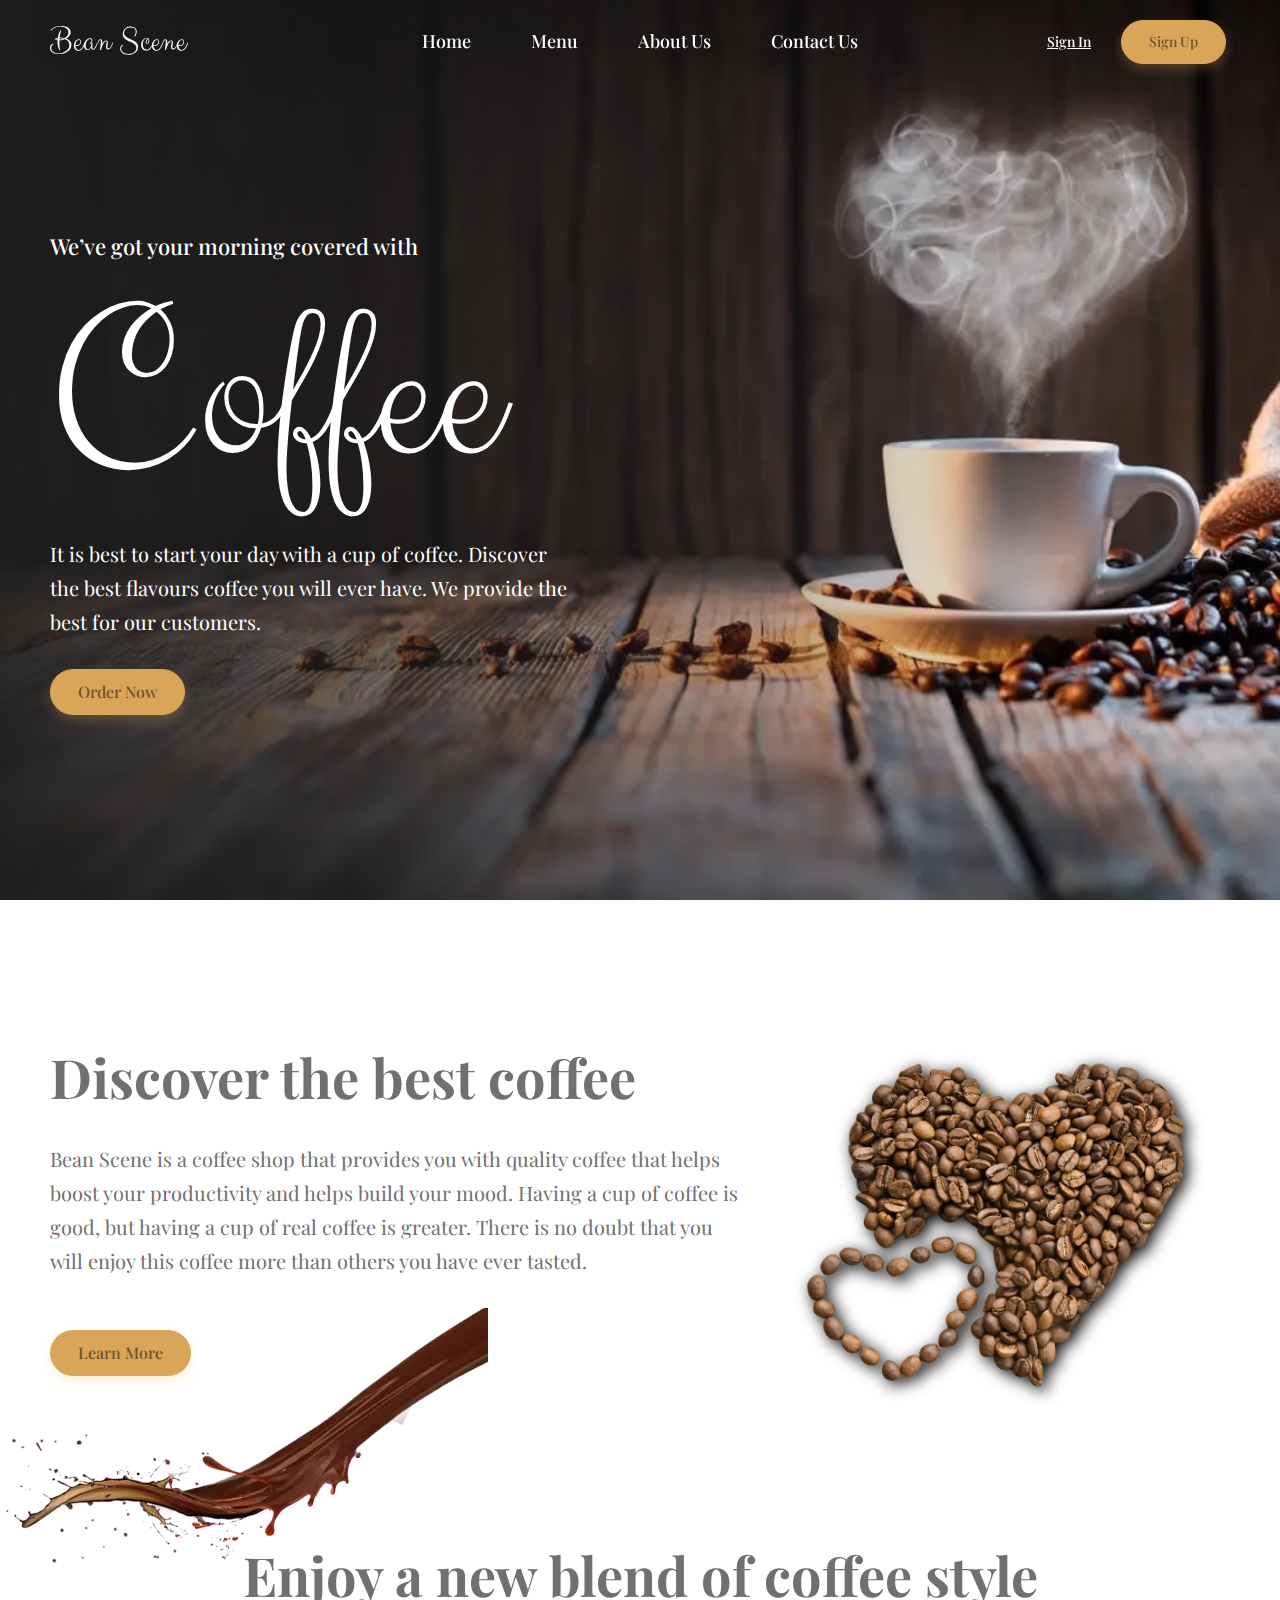
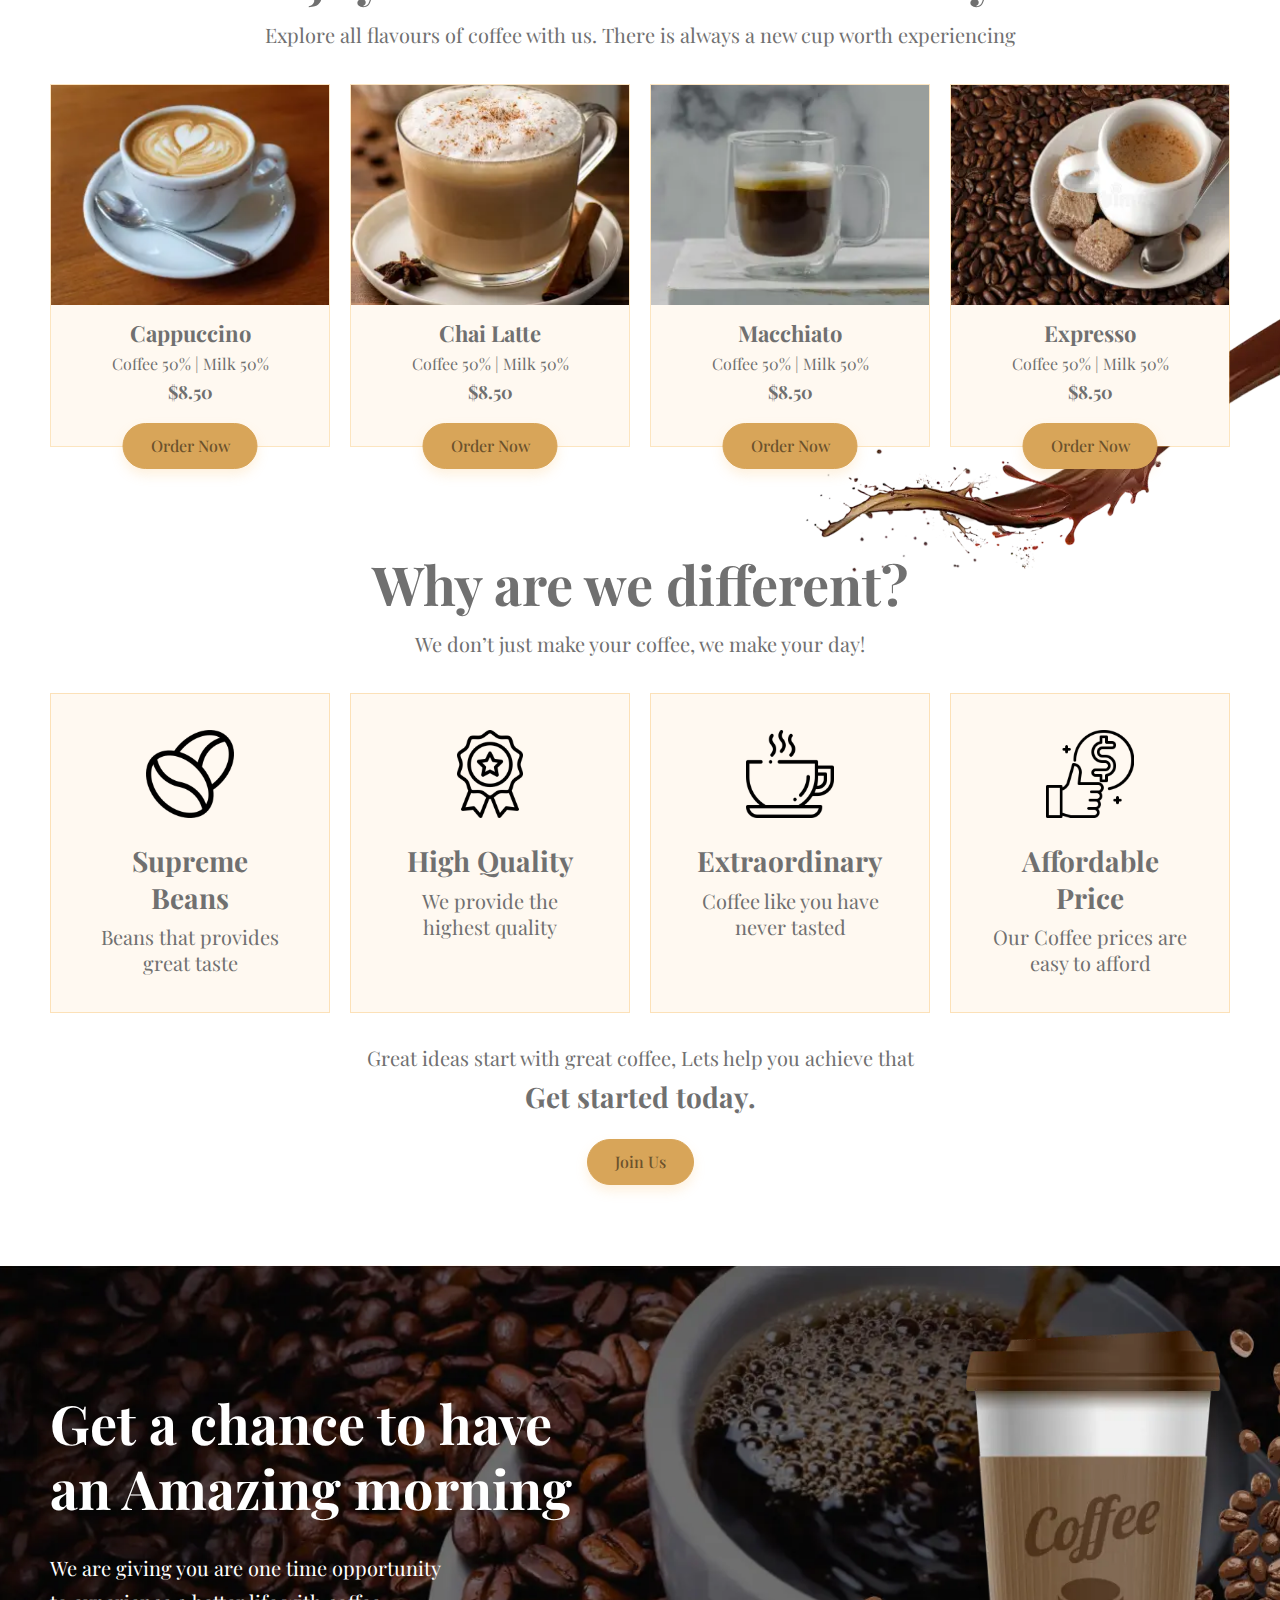
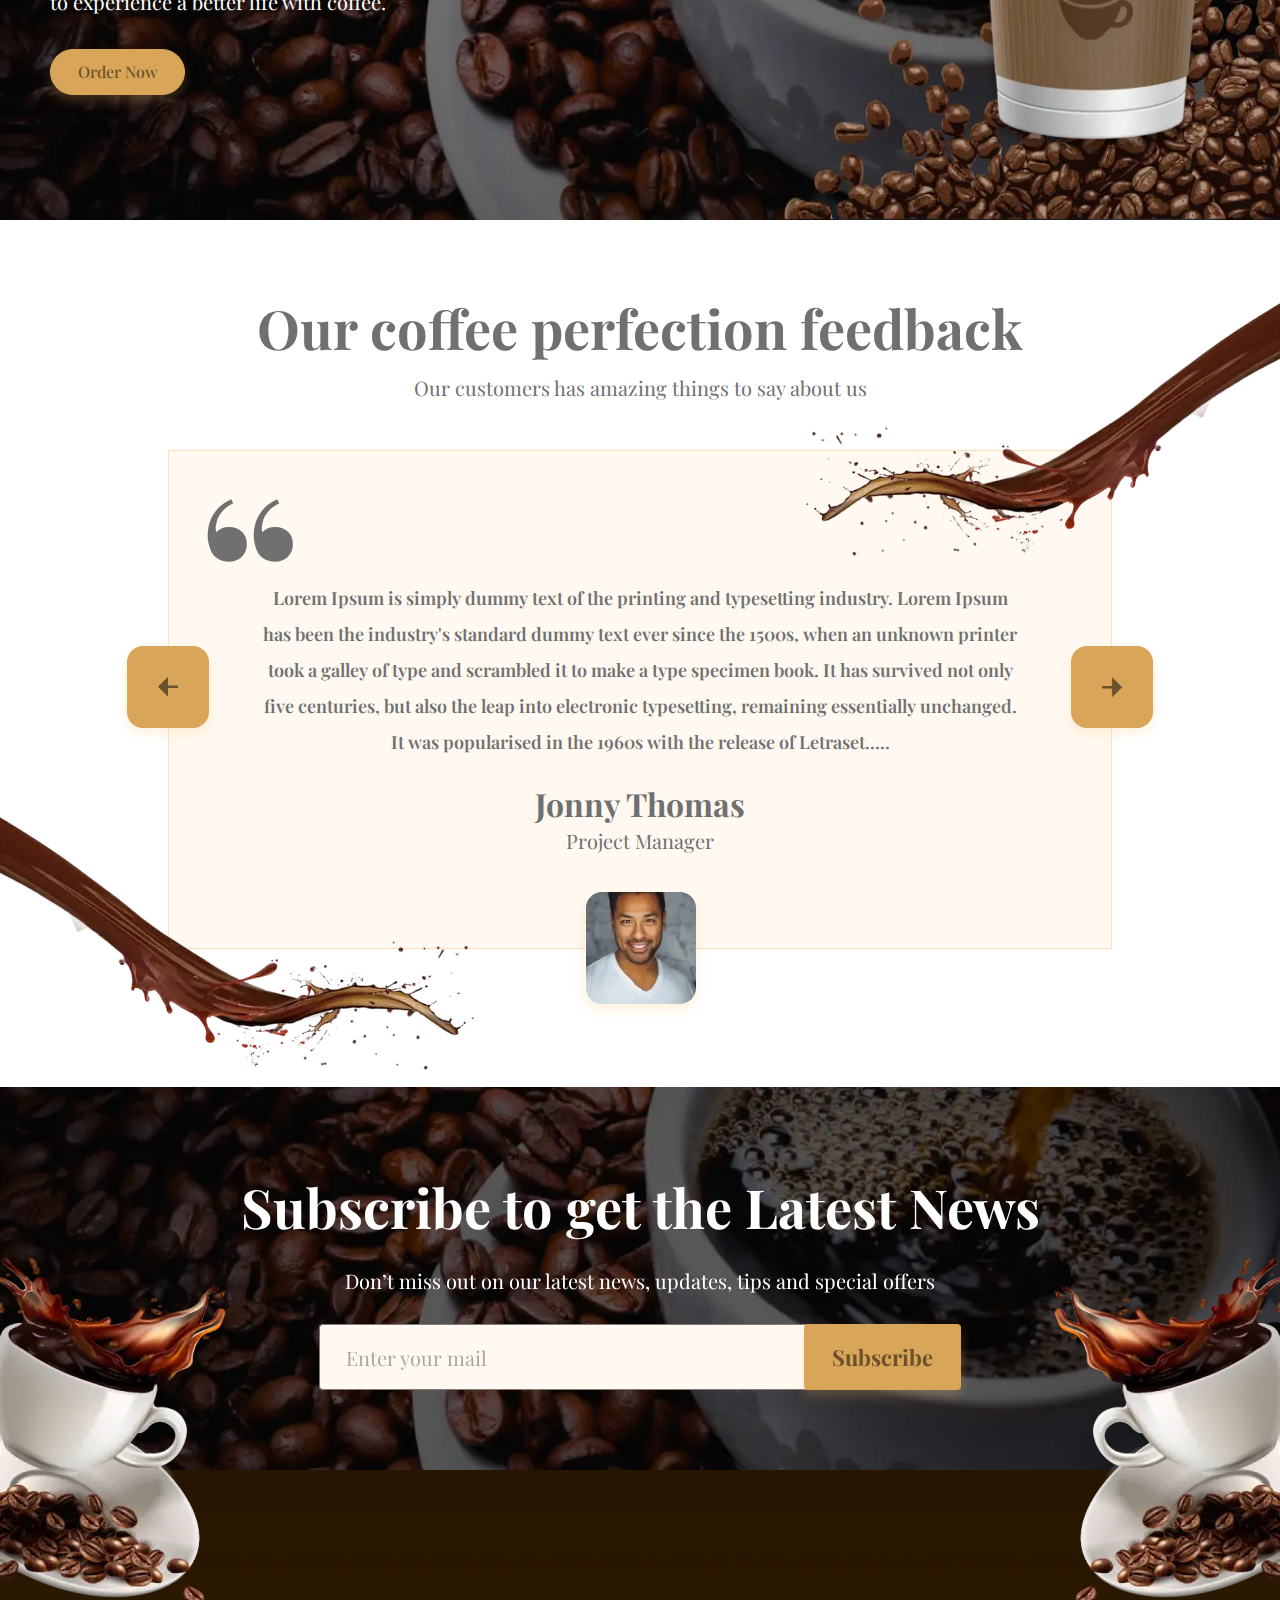
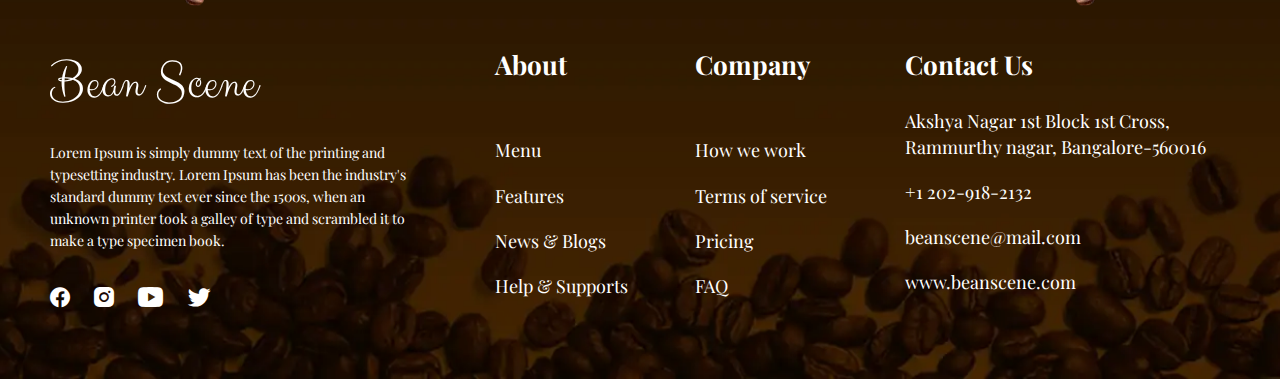
<file: index.html>
<!DOCTYPE html>
<html lang="en">

<head>
	<title>Coffee</title>
	<meta charset="UTF-8" />
	<meta name="format-detection" content="telephone=no" />
	<link rel="stylesheet" href="css/style.min.css?_v=20250130154641" />
	<link rel="shortcut icon" href="/favicon.ico" type="image/x-icon" />
	<meta name="viewport" content="width=device-width, initial-scale=1.0" />
</head>

<body>
	<div class="wrapper">
		<header data-scroll="10" data-scroll-show="1300" class="header">
			<div class="header__container">
				<div class="header__content">
					<div class="header__logo"><span>Bean Scene</span></div>
					<div class="header__menu menu">
						<nav class="menu__body">
							<ul class="menu__list">
								<li class="menu__item">
									<a href="#" data-goto=".hero" class="menu__link">Home</a>
								</li>
								<li class="menu__item">
									<a href="#" data-goto-header: class="menu__link">Menu</a>
								</li>
								<li class="menu__item">
									<a href="#" data-goto-header: data-goto=".about" class="menu__link">About Us</a>
								</li>
								<li class="menu__item">
									<a href="#" data-goto-header: data-goto=".footer" class="menu__link">contact us</a>
								</li>
							</ul>
						</nav>
					</div>
					<div data-da=".menu__body, 479.98" class="header__signs">
						<button class="btn header__sign">Sign In</button>
						<button class="btn header__sign btn_yellow">sign up</button>
					</div>
					<div class="header__burger">
						<button type="button" class="menu__icon icon-menu">
							<span></span>
						</button>
					</div>
				</div>
			</div>
		</header>

		<main class="page">
			<section data-prlx-parent class="hero">
				<div class="hero__container">
					<div class="hero__body">
						<div class="hero__descr">We’ve got your morning covered with</div>
						<h1 class="hero__title">Coffee</h1>
						<div class="hero__text">
							<p>
								It is best to start your day with a cup of coffee. Discover the best
								flavours coffee you will ever have. We provide the best for our
								customers.
							</p>
						</div>
						<div><button class="btn btn_yellow">Order Now</button></div>
					</div>
				</div>
				<div class="hero__image"><picture><source srcset="img/bgHero.webp" type="image/webp"><img src="img/bgHero.jpg" alt="bg-image" /></picture></div>
			</section>
			<section data-prlx-parent class="about">
				<div class="about__container">
					<div class="about__content">
						<div class="head about__body">
							<h2 class="about__title head__title">Discover the best coffee</h2>
							<div class="about__text head__text">
								<p>
									Bean Scene is a coffee shop that provides you with quality coffee
									that helps boost your productivity and helps build your mood. Having
									a cup of coffee is good, but having a cup of real coffee is greater.
									There is no doubt that you will enjoy this coffee more than others
									you have ever tasted.
								</p>
							</div>
							<div><button class="btn btn_yellow about__btn">Learn More</button></div>
						</div>
						<div data-da=".about__body, 767.98, 1" class="about__image">
							<picture><source srcset="img/about/heart.webp" type="image/webp"><img src="img/about/heart.png" alt="cup" /></picture>
						</div>
					</div>
				</div>
			</section>

			<section class="gallery">
				<div class="gallery__container">
					<div class="gallery__head head head_center">
						<h2 class="gallery__title head__title">
							Enjoy a new blend of coffee style
						</h2>
						<div class="gallery__text head__text">
							<p>
								Explore all flavours of coffee with us. There is always a new cup
								worth experiencing
							</p>
						</div>
					</div>
					<div class="gallery__body">
						<div class="gallery__items">
							<a href="#" class="gallery__item item-gallery">
								<div class="item-gallery__image">
									<picture><source data-srcset="img/gallery/1.webp" srcset="[data-uri]" type="image/webp"><img src="[data-uri]"  data-src="img/gallery/1.jpg" alt="coffee" /></picture>
								</div>
								<div class="item-gallery__content">
									<h4 class="item-gallery__title">Cappuccino</h4>
									<div class="item-gallery__descr">
										Coffee 50% <span>|</span> Milk 50%
									</div>
									<div class="item-gallery__price">$8.50</div>
								</div>
								<div class="btn btn_yellow item-gallery__btn">Order Now</div>
							</a>
							<a href="#" class="gallery__item item-gallery">
								<div class="item-gallery__image">
									<picture><source data-srcset="img/gallery/2.webp" srcset="[data-uri]" type="image/webp"><img src="[data-uri]"  data-src="img/gallery/2.jpg" alt="coffee" /></picture>
								</div>
								<div class="item-gallery__content">
									<h4 class="item-gallery__title">Chai Latte</h4>
									<div class="item-gallery__descr">
										Coffee 50% <span>|</span> Milk 50%
									</div>
									<div class="item-gallery__price">$8.50</div>
								</div>
								<div class="btn btn_yellow item-gallery__btn">Order Now</div>
							</a>
							<a href="#" class="gallery__item item-gallery">
								<div class="item-gallery__image">
									<picture><source data-srcset="img/gallery/3.webp" srcset="[data-uri]" type="image/webp"><img src="[data-uri]"  data-src="img/gallery/3.jpg" alt="coffee" /></picture>
								</div>
								<div class="item-gallery__content">
									<h4 class="item-gallery__title">Macchiato</h4>
									<div class="item-gallery__descr">
										Coffee 50% <span>|</span> Milk 50%
									</div>
									<div class="item-gallery__price">$8.50</div>
								</div>
								<div class="btn btn_yellow item-gallery__btn">Order Now</div>
							</a>
							<a href="#" class="gallery__item item-gallery">
								<div class="item-gallery__image">
									<picture><source data-srcset="img/gallery/4.webp" srcset="[data-uri]" type="image/webp"><img src="[data-uri]"  data-src="img/gallery/4.jpg" alt="coffee" /></picture>
								</div>
								<div class="item-gallery__content">
									<h4 class="item-gallery__title">Expresso</h4>
									<div class="item-gallery__descr">
										Coffee 50% <span>|</span> Milk 50%
									</div>
									<div class="item-gallery__price">$8.50</div>
								</div>
								<div class="btn btn_yellow item-gallery__btn">Order Now</div>
							</a>
						</div>
					</div>
				</div>
			</section>

			<section class="advantages">
				<div class="advantages__container">
					<div class="advantages__head head head_center">
						<h2 class="head__title">Why are we different?</h2>
						<div class="head__text">
							<p>We don’t just make your coffee, we make your day!</p>
						</div>
					</div>
					<div class="advantages__body">
						<div class="advantages item-advantages">
							<div class="item-advantages__image">
								<img data-src="img/advantages/coffee.svg" alt="coffee" />
							</div>
							<div class="item-advantages__content">
								<h4 class="item-advantages__title">Supreme Beans</h4>
								<div class="item-advantages__descr">
									Beans that provides great taste
								</div>
							</div>
						</div>
						<div class="advantages item-advantages">
							<div class="item-advantages__image">
								<img data-src="img/advantages/medal.svg" alt="coffee" />
							</div>
							<div class="item-advantages__content">
								<h4 class="item-advantages__title">High Quality</h4>
								<div class="item-advantages__descr">
									We provide the highest quality
								</div>
							</div>
						</div>
						<div class="advantages item-advantages">
							<div class="item-advantages__image">
								<img data-src="img/advantages/coffee-cup.svg" alt="coffee" />
							</div>
							<div class="item-advantages__content">
								<h4 class="item-advantages__title">Extraordinary</h4>
								<div class="item-advantages__descr">
									Coffee like you have never tasted
								</div>
							</div>
						</div>
						<div class="advantages item-advantages">
							<div class="item-advantages__image">
								<img data-src="img/advantages/best-price.svg" alt="coffee" />
							</div>
							<div class="item-advantages__content">
								<h4 class="item-advantages__title">Affordable Price</h4>
								<div class="item-advantages__descr">
									Our Coffee prices are easy to afford
								</div>
							</div>
						</div>
					</div>
					<div class="advantages__footer footer-advantages">
						<div class="footer-advantages__text">
							Great ideas start with great coffee, Lets help you achieve that
						</div>
						<div class="footer-advantages__title">Get started today.</div>
						<button class="btn btn_yellow">Join Us</button>
					</div>
				</div>
			</section>

			<section class="change">
				<div class="change__container">
					<div class="change__body">
						<div class="change__content">
							<div class="head head_white change__ head">
								<h2 class="head__title change__title">
									Get a chance to have an Amazing morning
								</h2>
								<div class="head__text change__text">
									<p>
										We are giving you are one time opportunity to experience a better
										life with coffee.
									</p>
								</div>
								<div>
									<button class="btn btn_yellow change__btn">Order Now</button>
								</div>
							</div>
						</div>
						<div class="change__cup">
							<picture><source srcset="img/change/cup.webp" type="image/webp"><img src="img/change/cup.png" alt="cup" /></picture>
						</div>
					</div>
				</div>
				<div class="change__bg">
					<picture><source srcset="img/change/bgWithoutCup.webp" type="image/webp"><img src="img/change/bgWithoutCup.jpg" alt="bg" /></picture>
				</div>
			</section>

			<section class="feedback">
				<div class="feedback__container">
					<div class="feedback__head head head_center">
						<h2 class="feedback__title head__title">
							Our coffee perfection feedback
						</h2>
						<div class="feedback__text head__text">
							<p>Our customers has amazing things to say about us</p>
						</div>
					</div>
					<div class="feedback__body">
						<!-- Оболонка слайдера -->
						<div class="feedback__slider swiper">
							<!-- Частина слайдера, що рухається -->
							<div class="feedback__wrapper swiper-wrapper">
								<div class="feedback__slide swiper-slide">
									<div class="feedback__content">
										<blockquote class="feedback__item">
											<div class="slide-feedback__text _icon-quotes">
												<p>
													Lorem Ipsum is simply dummy text of the printing and
													typesetting industry. Lorem Ipsum has been the industry's
													standard dummy text ever since the 1500s, when an unknown
													printer took a galley of type and scrambled it to make a
													type specimen book. It has survived not only five centuries,
													but also the leap into electronic typesetting, remaining
													essentially unchanged. It was popularised in the 1960s with
													the release of Letraset.....
												</p>
											</div>
											<cite class="slide-feedback__autor">
												<p>Jonny Thomas</p>
												<p>Project Manager</p>
											</cite>
										</blockquote>
										<div class="feedback__photo">
											<picture><source srcset="img/feedback/photo.webp" type="image/webp"><img src="img/feedback/photo.jpg" alt="photo" /></picture>
										</div>
									</div>
								</div>
								<div class="feedback__slide swiper-slide">
									<div class="feedback__content">
										<blockquote class="feedback__item">
											<div class="slide-feedback__text _icon-quotes">
												<p>
													Lorem Ipsum is simply dummy text of the printing and
													typesetting industry. Lorem Ipsum has been the industry's
													standard dummy text ever since the 1500s, when an unknown
													printer took a galley of type and scrambled it to make a
													type specimen book. It has survived not only five centuries,
													but also the leap into electronic typesetting, remaining
													essentially unchanged. It was popularised in the 1960s with
													the release of Letraset.....
												</p>
											</div>
											<cite class="slide-feedback__autor">
												<p>Jonny Thomas</p>
												<p>Project Manager</p>
											</cite>
										</blockquote>
										<div class="feedback__photo">
											<picture><source srcset="img/feedback/photo.webp" type="image/webp"><img src="img/feedback/photo.jpg" alt="photo" /></picture>
										</div>
									</div>
								</div>
								<div class="feedback__slide swiper-slide">
									<div class="feedback__content">
										<blockquote class="feedback__item">
											<div class="slide-feedback__text _icon-quotes">
												<p>
													Lorem Ipsum is simply dummy text of the printing and
													typesetting industry. Lorem Ipsum has been the industry's
													standard dummy text ever since the 1500s, when an unknown
													printer took a galley of type and scrambled it to make a
													type specimen book. It has survived not only five centuries,
													but also the leap into electronic typesetting, remaining
													essentially unchanged. It was popularised in the 1960s with
													the release of Letraset.....
												</p>
											</div>
											<cite class="slide-feedback__autor">
												<p>Jonny Thomas</p>
												<p>Project Manager</p>
											</cite>
										</blockquote>
										<div class="feedback__photo">
											<picture><source srcset="img/feedback/photo.webp" type="image/webp"><img src="img/feedback/photo.jpg" alt="photo" /></picture>
										</div>
									</div>
								</div>
							</div>

							<!-- Якщо потрібна навігація (ліворуч/праворуч) -->
							<button type="button" class="feedback__button feedback-button-prev _icon-arrow-right"></button>
							<button type="button" class="feedback__button feedback-button-next _icon-arrow-right"></button>
						</div>
					</div>
				</div>
			</section>

			<section class="form">
				<div class="form__container">
					<div class="form__content">
						<div class="head head_white head_center form__head">
							<h2 class="head__title form__title">
								Subscribe to get the Latest News
							</h2>
							<div class="head__text form__text">
								<p>
									Don’t miss out on our latest news, updates, tips and special offers
								</p>
							</div>
						</div>
						<form action="#" class="form__form" name="setEmail">
							<div class="form__body">
								<input type="email" name="email" class="form__email" placeholder="Enter your mail" />
								<button class="btn btn_yellow form__btn">Subscribe</button>
							</div>
						</form>
					</div>
				</div>
				<div class="form__bg">
					<picture><source srcset="img/form/bg.webp" type="image/webp"><img src="img/form/bg.jpg" alt="image" /></picture>
				</div>
			</section>

		</main>
		<footer class="footer">
			<div class="footer__container">
				<div class="footer__body">
					<div class="footer__content">
						<div class="footer__logo">Bean Scene</div>
						<div class="footer__text">
							Lorem Ipsum is simply dummy text of the printing and typesetting
							industry. Lorem Ipsum has been the industry's standard dummy text ever
							since the 1500s, when an unknown printer took a galley of type and
							scrambled it to make a type specimen book.
						</div>
						<div data-da=".footer__content, 767.98, 4" class="footer__socials">
							<a href="https://www.facebook.com/?locale=uk_UA" target="_blank" class="footer__icon _icon-facebook"></a>
							<a href="https://www.instagram.com/" target="_blank" class="footer__icon _icon-instagram"></a>
							<a href="https://www.youtube.com/?app=desktop&hl=ru&gl=UA" target="_blank" class="footer__icon _icon-youtube"></a>
							<a href="https://twitter.com/?lang=uk" target="_blank" class="footer__icon _icon-twitter"></a>
						</div>
					</div>
					<div data-da=".footer__content, 767.98" data-spollers="768,max" class="footer__colums">
						<details class="footer__about">
							<summary class="footer__title">About <span></span></summary>
							<ul class="footer__list">
								<li class="footer__item">
									<a href="#" class="footer__link">Menu</a>
								</li>
								<li class="footer__item">
									<a href="#" class="footer__link">Features</a>
								</li>
								<li class="footer__item">
									<a href="#" class="footer__link">News & Blogs</a>
								</li>
								<li class="footer__item">
									<a href="#" class="footer__link">Help & Supports</a>
								</li>
							</ul>
						</details>
						<details class="footer__about">
							<summary class="footer__title">Company <span></span></summary>
							<ul class="footer__list">
								<li class="footer__item">
									<a href="#" class="footer__link">How we work</a>
								</li>
								<li class="footer__item">
									<a href="#" class="footer__link">Terms of service</a>
								</li>
								<li class="footer__item">
									<a href="#" class="footer__link">Pricing</a>
								</li>
								<li class="footer__item">
									<a href="#" class="footer__link">FAQ</a>
								</li>
							</ul>
						</details>
					</div>
					<adress data-da=".footer__content, 479.98, 2" class="footer__contacts">
						<div class="footer__title">Contact Us</div>
						<ul class="footer__list">
							<li class="footer__item">
								<a href="#" class="footer__link">Akshya Nagar 1st Block 1st Cross, Rammurthy nagar,
									Bangalore-560016</a>
							</li>
							<li class="footer__item footer__cont">
								<a href="tel:12029182132" class="footer__link">+1 202-918-2132</a>
							</li>
							<li class="footer__item footer__cont">
								<a href="mailto:beanscene@mail.com" class="footer__link">beanscene@mail.com</a>
							</li>
							<li class="footer__item footer__cont">
								<a href="www.beanscene.com" class="footer__link">www.beanscene.com</a>
							</li>
						</ul>
					</adress>
				</div>
			</div>
			<div class="footer__bg">
				<picture><source srcset="img/footer/bgFooter.webp" type="image/webp"><img src="img/footer/bgFooter.jpg" alt="image" /></picture>
			</div>
		</footer>

	</div>
	<script src="js/app.min.js?_v=20250130154641"></script>
</body>

</html>
</file>
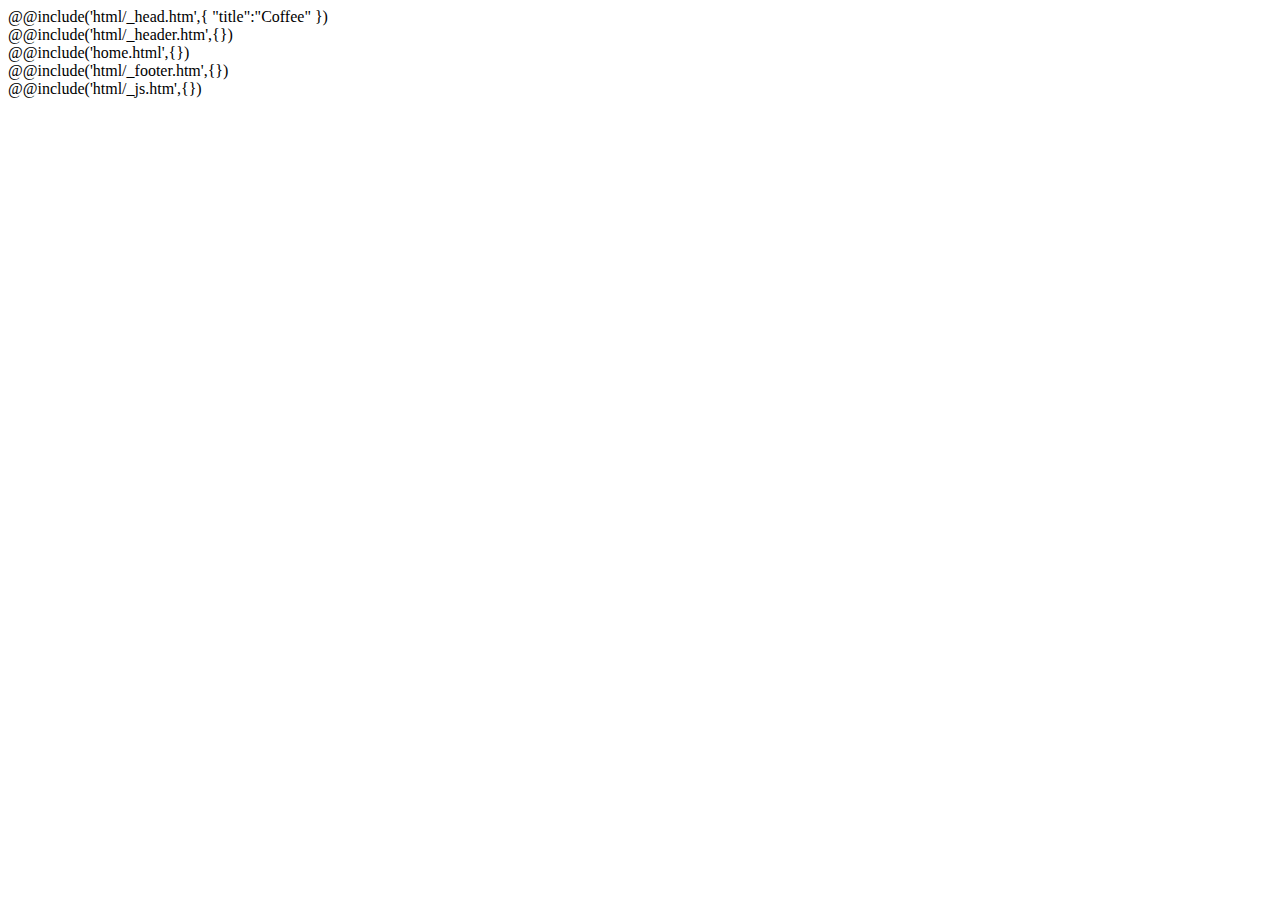
<file: src/index.html>
<!DOCTYPE html>
<html lang="en">
	@@include('html/_head.htm',{
	"title":"Coffee"
	})
	<body>
		<div class="wrapper">
			@@include('html/_header.htm',{})
			<main class="page">
				@@include('home.html',{})
			</main>
			@@include('html/_footer.htm',{})
		</div>
		@@include('html/_js.htm',{})
	</body>
</html>
</file>
<file: css/style.min.css>
@import url(https://fonts.googleapis.com/css?family=Playfair+Display:regular,500,600,700&display=swap);@import url(https://fonts.googleapis.com/css?family=Clicker+Script:regular&display=swap);@font-face{font-family:icons;font-display:swap;src:url(../fonts/icons.woff2) format("woff2"),url(../fonts/icons.woff) format("woff");font-weight:400;font-style:normal}[class*=_icon-]:before{font-family:icons;font-style:normal;font-weight:400;font-variant:normal;text-transform:none;line-height:1;-webkit-font-smoothing:antialiased;-moz-osx-font-smoothing:grayscale}[class*=_icon-]:before{display:block}._icon-arrow-right:before{content:"\e900"}._icon-facebook:before{content:"\e901"}._icon-instagram:before{content:"\e902"}._icon-quotes:before{content:"\e903"}._icon-twitter:before{content:"\e904"}._icon-youtube:before{content:"\e905"}*{padding:0;margin:0;border:0}*,::after,::before{-webkit-box-sizing:border-box;box-sizing:border-box}::after,::before{display:inline-block}body,html{height:100%;min-width:320px}body{color:#707070;line-height:1;font-family:"Playfair Display";font-size:1.25rem;-ms-text-size-adjust:100%;-moz-text-size-adjust:100%;-webkit-text-size-adjust:100%;-webkit-font-smoothing:antialiased;-moz-osx-font-smoothing:grayscale}button,input,textarea{font-family:"Playfair Display";font-size:inherit;line-height:inherit}button{cursor:pointer;color:inherit;background-color:transparent}a{display:inline-block;color:inherit;text-decoration:none}ul li{list-style:none}img{vertical-align:top}h1,h2,h3,h4,h5,h6{font-weight:inherit;font-size:inherit}.lock body{overflow:hidden;-ms-touch-action:none;touch-action:none;-ms-scroll-chaining:none;overscroll-behavior:none}.wrapper{min-height:100%;display:-webkit-box;display:-ms-flexbox;display:flex;-webkit-box-orient:vertical;-webkit-box-direction:normal;-ms-flex-direction:column;flex-direction:column;overflow:hidden;font-weight:400}@supports (overflow:clip){.wrapper{overflow:clip}}.wrapper>main{-webkit-box-flex:1;-ms-flex:1 1 auto;flex:1 1 auto}.wrapper>*{min-width:0}[class*=__container]{max-width:75.625rem;margin:0 auto;padding:0 .9375rem}@media (max-width:calc(47.99875em + 150px)){.no-webp .menu__body{background:url(../img/bgHero.jpg) 0 0 no-repeat}.menu__body{position:fixed;width:100%;height:100%;left:-100%;top:0;overflow:auto;padding:3.125rem .9375rem .9375rem 1.875rem;-webkit-transition:left .3s;transition:left .3s;background-size:cover}.menu__body::before{content:"";position:fixed;width:100%;height:4.375rem;left:-100%;top:0;-webkit-transition:left .3s;transition:left .3s;z-index:2}.menu-open .menu__body{left:0}.menu-open .menu__body::before{left:0}}.icon-menu{display:none}@media (max-width:calc(47.99875em + 150px)){.icon-menu{display:block;position:relative;margin-left:.625rem;width:1.5625rem;height:1.125rem;z-index:5}}@media (max-width:calc(47.99875em + 150px)) and (any-hover:none){.icon-menu{cursor:default}}@media (max-width:calc(47.99875em + 150px)){.icon-menu span,.icon-menu::after,.icon-menu::before{content:"";-webkit-transition:all .3s ease 0s;transition:all .3s ease 0s;right:0;position:absolute;width:100%;height:.125rem;background-color:#fff}.icon-menu::before{top:0}.icon-menu::after{bottom:0}.icon-menu span{top:calc(50% - .0625rem)}.menu-open .icon-menu span{width:0}.menu-open .icon-menu::before{top:calc(50% - .0625rem);-webkit-transform:rotate(-45deg);-ms-transform:rotate(-45deg);transform:rotate(-45deg)}.menu-open .icon-menu::after{bottom:calc(50% - .0625rem);-webkit-transform:rotate(45deg);-ms-transform:rotate(45deg);transform:rotate(45deg)}}.spollers{display:-ms-grid;display:grid;gap:15px}.spollers__item{font-size:1.25rem}.spollers__title{width:100%;cursor:default;text-align:left;border:1px solid #eee;padding:.625rem .9375rem;border-radius:.3125rem;position:relative;list-style:none}.spollers__title::-webkit-details-marker,.spollers__title::marker{display:none}._spoller-init .spollers__title{cursor:pointer}._spoller-init .spollers__title::after,._spoller-init .spollers__title::before{content:"";position:absolute;right:10px;top:50%;background-color:#000;height:2px;width:15px;-webkit-transition:-webkit-transform .5s ease 0s;transition:-webkit-transform .5s ease 0s;transition:transform .5s ease 0s;transition:transform .5s ease 0s,-webkit-transform .5s ease 0s}._spoller-init .spollers__title::before{-webkit-transform:translate(-75%,-50%) rotate(40deg);-ms-transform:translate(-75%,-50%) rotate(40deg);transform:translate(-75%,-50%) rotate(40deg)}._spoller-init .spollers__title::after{-webkit-transform:translate(0,-50%) rotate(-40deg);-ms-transform:translate(0,-50%) rotate(-40deg);transform:translate(0,-50%) rotate(-40deg)}._spoller-init .spollers__title._spoller-active::before{-webkit-transform:translateX(-75%) rotate(-40deg);-ms-transform:translateX(-75%) rotate(-40deg);transform:translateX(-75%) rotate(-40deg)}._spoller-init .spollers__title._spoller-active::after{-webkit-transform:rotate(40deg);-ms-transform:rotate(40deg);transform:rotate(40deg)}.spollers__body{padding:1.25rem;border-radius:.3125rem;border:1px solid #eee}.ibg{width:100%;height:100%;-o-object-fit:cover;object-fit:cover}.ibg--top{-o-object-position:top;object-position:top}.ibg--bottom{-o-object-position:bottom;object-position:bottom}.ibg--left{-o-object-position:left;object-position:left}.ibg--right{-o-object-position:right;object-position:right}.ibg--contain{-o-object-fit:contain;object-fit:contain}.btn{color:#fff;text-decoration:underline;font-size:16px;font-weight:500;padding:.875rem 1.6875rem;border-radius:24px;-webkit-transition:all .5s;transition:all .5s;text-transform:capitalize;text-wrap:nowrap}.btn_yellow{border:1px solid #d8a559;background-color:#d8a559;color:#6c522c;-webkit-box-shadow:0 6px 12px 0 rgba(249,192,106,.22);box-shadow:0 6px 12px 0 rgba(249,192,106,.22);text-decoration:none}@media (any-hover:hover){.btn_yellow:hover{border:1px solid #6c522c}}.head{color:#707070;display:-ms-grid;display:grid;gap:1rem}.head__title{font-weight:700}@media (min-width:75.625em){.head__title{font-size:3.375rem}}@media (min-width:20em) and (max-width:75.625em){@supports (font-size:clamp(2.875rem ,2.6952247191rem + 0.8988764045vw ,3.375rem)){.head__title{font-size:clamp(2.875rem ,2.6952247191rem + .8988764045vw ,3.375rem)}}@supports not (font-size:clamp(2.875rem ,2.6952247191rem + 0.8988764045vw ,3.375rem)){.head__title{font-size:calc(2.875rem + .5 * (100vw - 20rem)/ 55.625)}}}@media (max-width:20em){.head__title{font-size:2.875rem}}.head__text{line-height:170%}@media (min-width:75.625em){.head__text{font-size:1.25rem}}@media (min-width:20em) and (max-width:75.625em){@supports (font-size:clamp(1.125rem ,1.0800561798rem + 0.2247191011vw ,1.25rem)){.head__text{font-size:clamp(1.125rem ,1.0800561798rem + .2247191011vw ,1.25rem)}}@supports not (font-size:clamp(1.125rem ,1.0800561798rem + 0.2247191011vw ,1.25rem)){.head__text{font-size:calc(1.125rem + .125 * (100vw - 20rem)/ 55.625)}}}@media (max-width:20em){.head__text{font-size:1.125rem}}.head__text p:not(:last-child){margin-bottom:.625rem}.head_white{color:#fff}.head_center{-webkit-box-pack:center;-ms-flex-pack:center;justify-content:center;justify-items:center}@media (max-width:47.99875em){.head{justify-items:start}}.header{position:fixed;left:0;right:0;top:0;z-index:50;color:#fff}.header__content{display:-ms-grid;display:grid;-ms-grid-columns:210px 1fr 210px auto;grid-template-columns:210px 1fr 210px auto;font-size:14px;text-transform:capitalize}@media (min-width:75.625em){.header__content{padding-top:1.25rem}}@media (min-width:20em) and (max-width:75.625em){@supports (padding-top:clamp(0.625rem ,0.4002808989rem + 1.1235955056vw ,1.25rem)){.header__content{padding-top:clamp(.625rem ,.4002808989rem + 1.1235955056vw ,1.25rem)}}@supports not (padding-top:clamp(0.625rem ,0.4002808989rem + 1.1235955056vw ,1.25rem)){.header__content{padding-top:calc(.625rem + .625 * (100vw - 20rem)/ 55.625)}}}@media (max-width:20em){.header__content{padding-top:.625rem}}@media (min-width:75.625em){.header__content{padding-bottom:1.25rem}}@media (min-width:20em) and (max-width:75.625em){@supports (padding-bottom:clamp(0.625rem ,0.4002808989rem + 1.1235955056vw ,1.25rem)){.header__content{padding-bottom:clamp(.625rem ,.4002808989rem + 1.1235955056vw ,1.25rem)}}@supports not (padding-bottom:clamp(0.625rem ,0.4002808989rem + 1.1235955056vw ,1.25rem)){.header__content{padding-bottom:calc(.625rem + .625 * (100vw - 20rem)/ 55.625)}}}@media (max-width:20em){.header__content{padding-bottom:.625rem}}@media (max-width:29.99875em){.header__content{display:-webkit-box;display:-ms-flexbox;display:flex;-webkit-box-pack:justify;-ms-flex-pack:justify;justify-content:space-between}}.header__logo{font-family:"Clicker Script";font-size:35px;position:relative;z-index:5;display:-webkit-box;display:-ms-flexbox;display:flex;-webkit-box-align:center;-ms-flex-align:center;align-items:center}.header__sign{font-size:14px;position:relative;z-index:5}.header__sign:hover{opacity:.7}.header__burger{display:-webkit-box;display:-ms-flexbox;display:flex;-webkit-box-align:center;-ms-flex-align:center;align-items:center}.header._header-scroll{-webkit-transition:opacity .8s ease-in-out;transition:opacity .8s ease-in-out;position:fixed;opacity:0;background-color:rgba(0,0,0,.6156862745)}.header._header-scroll .header__content{padding-top:.625rem;padding-bottom:.625rem}.header._header-scroll._header-show{opacity:1}.menu{display:-webkit-box;display:-ms-flexbox;display:flex;-ms-grid-column-align:center;justify-self:center;-webkit-box-align:center;-ms-flex-align:center;align-items:center}.menu__list{display:-webkit-box;display:-ms-flexbox;display:flex;row-gap:.4375rem;-webkit-box-align:center;-ms-flex-align:center;align-items:center;-webkit-box-pack:center;-ms-flex-pack:center;justify-content:center;font-weight:500;-ms-flex-wrap:wrap;flex-wrap:wrap;font-size:1.125rem}@media (min-width:75.625em){.menu__list{-webkit-column-gap:3.75rem;-moz-column-gap:3.75rem;column-gap:3.75rem}}@media (min-width:20em) and (max-width:75.625em){@supports ((-moz-column-gap:clamp(0.625rem ,-0.4985955056rem + 5.6179775281vw ,3.75rem)) or (column-gap:clamp(0.625rem ,-0.4985955056rem + 5.6179775281vw ,3.75rem))){.menu__list{-webkit-column-gap:clamp(.625rem ,-.4985955056rem + 5.6179775281vw ,3.75rem);-moz-column-gap:clamp(.625rem ,-.4985955056rem + 5.6179775281vw ,3.75rem);column-gap:clamp(.625rem ,-.4985955056rem + 5.6179775281vw ,3.75rem)}}@supports not ((-moz-column-gap:clamp(0.625rem ,-0.4985955056rem + 5.6179775281vw ,3.75rem)) or (column-gap:clamp(0.625rem ,-0.4985955056rem + 5.6179775281vw ,3.75rem))){.menu__list{-webkit-column-gap:calc(.625rem + 3.125 * (100vw - 20rem)/ 55.625);-moz-column-gap:calc(.625rem + 3.125 * (100vw - 20rem)/ 55.625);column-gap:calc(.625rem + 3.125 * (100vw - 20rem)/ 55.625)}}}@media (max-width:20em){.menu__list{-webkit-column-gap:.625rem;-moz-column-gap:.625rem;column-gap:.625rem}}@media (max-width:calc(47.99875em + 150px)){.menu__list{padding-bottom:1.25rem;padding-top:30%;padding-right:1.875rem;display:-webkit-box;display:-ms-flexbox;display:flex;-webkit-box-orient:vertical;-webkit-box-direction:normal;-ms-flex-direction:column;flex-direction:column;-webkit-box-align:center;-ms-flex-align:center;align-items:center;font-size:1.5rem;gap:1.875rem}}.menu__item{-webkit-transition:opacity .5s;transition:opacity .5s;position:relative;line-height:140%}.menu__item::after{content:"";position:absolute;width:100%;height:1.5px;bottom:-3px;right:0;background-color:#fff;overflow:hidden;-webkit-transition:opacity .3s;transition:opacity .3s;opacity:0}@media (any-hover:hover){.menu__item:hover{-webkit-transition:opacity .5s;transition:opacity .5s}.menu__item:hover::after{opacity:1}}.menu__link{-webkit-transition:opacity .3s ease 0s;transition:opacity .3s ease 0s}.menu__link:hover{opacity:.7}@media (max-width:29.99875em){.menu-open .menu__body{display:-ms-grid;display:grid;-ms-grid-rows:1fr auto;grid-template-rows:1fr auto}}@media (max-width:47.99875em){.menu-open .menu__body__content{display:-webkit-box;display:-ms-flexbox;display:flex;-webkit-box-pack:justify;-ms-flex-pack:justify;justify-content:space-between}}.menu-open .menu__list{-webkit-box-pack:start;-ms-flex-pack:start;justify-content:start}@media (max-width:29.99875em){.menu-open .header__signs{margin-top:.625rem;-ms-grid-column-align:end;justify-self:end}}@media (max-width:29.99875em){.menu-open .header__sign{font-size:16px}}.menu-open .btn_yellow{-webkit-box-shadow:none;box-shadow:none}.footer{position:relative;color:#fff;padding-top:11.375rem}@media (min-width:75.625em){.footer{padding-bottom:4.5rem}}@media (min-width:20em) and (max-width:75.625em){@supports (padding-bottom:clamp(3.75rem ,3.4803370787rem + 1.3483146067vw ,4.5rem)){.footer{padding-bottom:clamp(3.75rem ,3.4803370787rem + 1.3483146067vw ,4.5rem)}}@supports not (padding-bottom:clamp(3.75rem ,3.4803370787rem + 1.3483146067vw ,4.5rem)){.footer{padding-bottom:calc(3.75rem + .75 * (100vw - 20rem)/ 55.625)}}}@media (max-width:20em){.footer{padding-bottom:3.75rem}}@media (max-width:61.99875em) and (min-width:75.625em){.footer{padding-top:4.375rem}}@media (max-width:61.99875em) and (min-width:20em) and (max-width:75.625em){@supports (padding-top:clamp(2.5rem ,1.8258426966rem + 3.3707865169vw ,4.375rem)){.footer{padding-top:clamp(2.5rem ,1.8258426966rem + 3.3707865169vw ,4.375rem)}}@supports not (padding-top:clamp(2.5rem ,1.8258426966rem + 3.3707865169vw ,4.375rem)){.footer{padding-top:calc(2.5rem + 1.875 * (100vw - 20rem)/ 55.625)}}}@media (max-width:61.99875em) and (max-width:20em){.footer{padding-top:2.5rem}}.no-webp .footer::after{background-image:url(../img/cup.png)}.footer::after{content:"";background-repeat:no-repeat;position:absolute;top:-220px;left:0;aspect-ratio:297/358;z-index:2}@media (min-width:75.625em){.footer::after{width:22.375rem}}@media (min-width:20em) and (max-width:75.625em){@supports (width:clamp(12.5rem ,8.9494382022rem + 17.7528089888vw ,22.375rem)){.footer::after{width:clamp(12.5rem ,8.9494382022rem + 17.7528089888vw ,22.375rem)}}@supports not (width:clamp(12.5rem ,8.9494382022rem + 17.7528089888vw ,22.375rem)){.footer::after{width:calc(12.5rem + 9.875 * (100vw - 20rem)/ 55.625)}}}@media (max-width:20em){.footer::after{width:12.5rem}}@media (max-width:61.99875em){.footer::after{display:none}}.no-webp .footer::before{background-image:url(../img/cup.png)}.footer::before{content:"";background-repeat:no-repeat;position:absolute;top:-220px;right:0;aspect-ratio:297/358;-webkit-transform:rotateY(-180deg);transform:rotateY(-180deg);z-index:2}@media (min-width:75.625em){.footer::before{width:22.375rem}}@media (min-width:20em) and (max-width:75.625em){@supports (width:clamp(12.5rem ,8.9494382022rem + 17.7528089888vw ,22.375rem)){.footer::before{width:clamp(12.5rem ,8.9494382022rem + 17.7528089888vw ,22.375rem)}}@supports not (width:clamp(12.5rem ,8.9494382022rem + 17.7528089888vw ,22.375rem)){.footer::before{width:calc(12.5rem + 9.875 * (100vw - 20rem)/ 55.625)}}}@media (max-width:20em){.footer::before{width:12.5rem}}@media (max-width:61.99875em){.footer::before{display:none}}.footer__body{display:-ms-grid;display:grid;-ms-grid-columns:1fr 400px 1fr;grid-template-columns:1fr 400px 1fr}@media (max-width:61.99875em){.footer__body{-ms-grid-columns:1fr 300px 1fr;grid-template-columns:1fr 300px 1fr}}@media (max-width:47.99875em){.footer__body{-ms-grid-columns:2fr 1fr;grid-template-columns:2fr 1fr}}@media (max-width:29.99875em){.footer__body{-ms-grid-columns:1fr;grid-template-columns:1fr}}.footer__content{display:-ms-grid;display:grid;gap:1.5625rem;padding-right:1.5625rem}@media (max-width:29.99875em){.footer__content{padding-right:0}}.footer__logo{font-family:"Clicker Script";line-height:120%;text-wrap:nowrap}@media (min-width:75.625em){.footer__logo{font-size:3.375rem}}@media (min-width:20em) and (max-width:75.625em){@supports (font-size:clamp(1.875rem ,1.3356741573rem + 2.6966292135vw ,3.375rem)){.footer__logo{font-size:clamp(1.875rem ,1.3356741573rem + 2.6966292135vw ,3.375rem)}}@supports not (font-size:clamp(1.875rem ,1.3356741573rem + 2.6966292135vw ,3.375rem)){.footer__logo{font-size:calc(1.875rem + 1.5 * (100vw - 20rem)/ 55.625)}}}@media (max-width:20em){.footer__logo{font-size:1.875rem}}.footer__text{font-size:.875rem;line-height:157.142857%}.footer__socials{margin-top:.625rem;display:-webkit-box;display:-ms-flexbox;display:flex;gap:1.5rem}.footer__icon{-webkit-transition:color .3s ease 0s;transition:color .3s ease 0s;font-size:1.25rem}.footer__icon._icon-facebook:hover{color:#1b5fd7}.footer__icon._icon-instagram:hover{color:#9a17c8}.footer__icon._icon-youtube:hover{color:#c22f2a}.footer__icon._icon-twitter:hover{color:#03a4ec}.footer__colums{display:-ms-grid;display:grid;-ms-grid-columns:(1fr)[2];grid-template-columns:repeat(2,1fr)}@media (min-width:75.625em){.footer__about{padding-left:3.4375rem}}@media (min-width:61.99875em) and (max-width:75.625em){@supports (padding-left:clamp(1.25rem ,-8.7030146317rem + 16.0535730667vw ,3.4375rem)){.footer__about{padding-left:clamp(1.25rem ,-8.7030146317rem + 16.0535730667vw ,3.4375rem)}}@supports not (padding-left:clamp(1.25rem ,-8.7030146317rem + 16.0535730667vw ,3.4375rem)){.footer__about{padding-left:calc(1.25rem + 2.1875 * (100vw - 61.99875rem)/ 13.62625)}}}.footer__about .footer__link{text-wrap:nowrap;-webkit-transition:opacity .3s ease 0s;transition:opacity .3s ease 0s}.footer__about .footer__link:hover{opacity:.7}.footer__title{font-weight:700}@media (min-width:75.625em){.footer__title{font-size:1.625rem}}@media (min-width:20em) and (max-width:75.625em){@supports (font-size:clamp(1.375rem ,1.2851123596rem + 0.4494382022vw ,1.625rem)){.footer__title{font-size:clamp(1.375rem ,1.2851123596rem + .4494382022vw ,1.625rem)}}@supports not (font-size:clamp(1.375rem ,1.2851123596rem + 0.4494382022vw ,1.625rem)){.footer__title{font-size:calc(1.375rem + .25 * (100vw - 20rem)/ 55.625)}}}@media (max-width:20em){.footer__title{font-size:1.375rem}}@media (min-width:75.625em){.footer__title{margin-bottom:3.75rem}}@media (min-width:20em) and (max-width:75.625em){@supports (margin-bottom:clamp(2.5rem ,2.0505617978rem + 2.2471910112vw ,3.75rem)){.footer__title{margin-bottom:clamp(2.5rem ,2.0505617978rem + 2.2471910112vw ,3.75rem)}}@supports not (margin-bottom:clamp(2.5rem ,2.0505617978rem + 2.2471910112vw ,3.75rem)){.footer__title{margin-bottom:calc(2.5rem + 1.25 * (100vw - 20rem)/ 55.625)}}}@media (max-width:20em){.footer__title{margin-bottom:2.5rem}}@media (max-width:47.99875em){.footer__title{font-size:1.375rem}}@media (max-width:47.99875em) and (min-width:75.625em){.footer__title{margin-bottom:2.5rem}}@media (max-width:47.99875em) and (min-width:20em) and (max-width:75.625em){@supports (margin-bottom:clamp(1.25rem ,0.8005617978rem + 2.2471910112vw ,2.5rem)){.footer__title{margin-bottom:clamp(1.25rem ,.8005617978rem + 2.2471910112vw ,2.5rem)}}@supports not (margin-bottom:clamp(1.25rem ,0.8005617978rem + 2.2471910112vw ,2.5rem)){.footer__title{margin-bottom:calc(1.25rem + 1.25 * (100vw - 20rem)/ 55.625)}}}@media (max-width:47.99875em) and (max-width:20em){.footer__title{margin-bottom:1.25rem}}.footer__list{display:-ms-grid;display:grid;gap:1.25rem}.footer__item{line-height:140%}@media (min-width:75.625em){.footer__item{font-size:1.125rem}}@media (min-width:20em) and (max-width:75.625em){@supports (font-size:clamp(0.875rem ,0.7851123596rem + 0.4494382022vw ,1.125rem)){.footer__item{font-size:clamp(.875rem ,.7851123596rem + .4494382022vw ,1.125rem)}}@supports not (font-size:clamp(0.875rem ,0.7851123596rem + 0.4494382022vw ,1.125rem)){.footer__item{font-size:calc(.875rem + .25 * (100vw - 20rem)/ 55.625)}}}@media (max-width:20em){.footer__item{font-size:.875rem}}.footer__contacts{margin-left:.625rem}@media (min-width:75.625em){.footer__contacts{padding-left:3.4375rem}}@media (min-width:61.99875em) and (max-width:75.625em){@supports (padding-left:clamp(1.25rem ,-8.7030146317rem + 16.0535730667vw ,3.4375rem)){.footer__contacts{padding-left:clamp(1.25rem ,-8.7030146317rem + 16.0535730667vw ,3.4375rem)}}@supports not (padding-left:clamp(1.25rem ,-8.7030146317rem + 16.0535730667vw ,3.4375rem)){.footer__contacts{padding-left:calc(1.25rem + 2.1875 * (100vw - 61.99875rem)/ 13.62625)}}}.footer__contacts .footer__title{margin-bottom:1.9375rem}.footer__contacts__cont{text-wrap:nowrap}@media (max-width:29.99875em){.footer__contacts{margin-left:0;margin-top:.9375rem}}.footer__bg img{-o-object-fit:cover;object-fit:cover;position:absolute;width:100%;height:100%;top:0;left:0;z-index:-1}.footer__link{-webkit-transition:opacity .3s ease 0s;transition:opacity .3s ease 0s}.footer__link:hover{opacity:.7}summary.footer__title{list-style:none}@media (max-width:47.99875em){.footer__title span{display:inline-block;position:relative}.footer__title span::before{content:"";-webkit-transition:-webkit-transform .5s ease 0s;transition:-webkit-transform .5s ease 0s;transition:transform .5s ease 0s;transition:transform .5s ease 0s,-webkit-transform .5s ease 0s;position:absolute;width:0;height:0;border-top:6px solid transparent;border-left:14px solid #fff;border-bottom:6px solid transparent;right:-24px;top:-12px}.footer__title._spoller-active span::before{-webkit-transform:rotate(90deg);-ms-transform:rotate(90deg);transform:rotate(90deg)}}.hero{position:relative;max-width:100vw;height:100vh}.hero__body{padding-top:80px;padding-bottom:1.875rem;color:#fff;height:100vh;max-width:530px;display:-webkit-box;display:-ms-flexbox;display:flex;-webkit-box-orient:vertical;-webkit-box-direction:normal;-ms-flex-direction:column;flex-direction:column;-webkit-box-pack:center;-ms-flex-pack:center;justify-content:center;gap:1.875rem;position:relative;z-index:3}.hero__descr{font-weight:500}@media (min-width:75.625em){.hero__descr{font-size:1.375rem}}@media (min-width:20em) and (max-width:75.625em){@supports (font-size:clamp(1.125rem ,1.0351123596rem + 0.4494382022vw ,1.375rem)){.hero__descr{font-size:clamp(1.125rem ,1.0351123596rem + .4494382022vw ,1.375rem)}}@supports not (font-size:clamp(1.125rem ,1.0351123596rem + 0.4494382022vw ,1.375rem)){.hero__descr{font-size:calc(1.125rem + .25 * (100vw - 20rem)/ 55.625)}}}@media (max-width:20em){.hero__descr{font-size:1.125rem}}.hero__title{font-family:"Clicker Script"}@media (min-width:75.625em){.hero__title{font-size:13.75rem}}@media (min-width:20em) and (max-width:75.625em){@supports (font-size:clamp(8.125rem ,6.1025280899rem + 10.1123595506vw ,13.75rem)){.hero__title{font-size:clamp(8.125rem ,6.1025280899rem + 10.1123595506vw ,13.75rem)}}@supports not (font-size:clamp(8.125rem ,6.1025280899rem + 10.1123595506vw ,13.75rem)){.hero__title{font-size:calc(8.125rem + 5.625 * (100vw - 20rem)/ 55.625)}}}@media (max-width:20em){.hero__title{font-size:8.125rem}}@media (min-width:75.625em){.hero__text p{font-size:1.25rem}}@media (min-width:20em) and (max-width:75.625em){@supports (font-size:clamp(1.125rem ,1.0800561798rem + 0.2247191011vw ,1.25rem)){.hero__text p{font-size:clamp(1.125rem ,1.0800561798rem + .2247191011vw ,1.25rem)}}@supports not (font-size:clamp(1.125rem ,1.0800561798rem + 0.2247191011vw ,1.25rem)){.hero__text p{font-size:calc(1.125rem + .125 * (100vw - 20rem)/ 55.625)}}}@media (max-width:20em){.hero__text p{font-size:1.125rem}}@media (min-width:75.625em){.hero__text p{line-height:2.125rem}}@media (min-width:20em) and (max-width:75.625em){@supports (line-height:clamp(1.5625rem ,1.360252809rem + 1.0112359551vw ,2.125rem)){.hero__text p{line-height:clamp(1.5625rem ,1.360252809rem + 1.0112359551vw ,2.125rem)}}@supports not (line-height:clamp(1.5625rem ,1.360252809rem + 1.0112359551vw ,2.125rem)){.hero__text p{line-height:calc(1.5625rem + .5625 * (100vw - 20rem)/ 55.625)}}}@media (max-width:20em){.hero__text p{line-height:1.5625rem}}.hero__image img{position:absolute;width:100%;height:100%;-o-object-fit:cover;object-fit:cover;-o-object-position:left;object-position:left;top:0;z-index:-1}.hero__image::before{content:"";position:absolute;left:0;top:0;width:100%;height:100%;background:-webkit-gradient(linear,left top,right top,color-stop(-6.88%,#1e1e1e),color-stop(87.45%,rgba(0,0,0,0)));background:linear-gradient(90deg,#1e1e1e -6.88%,rgba(0,0,0,0) 87.45%);z-index:2}@media (min-width:75.625em){.about{padding-top:9.375rem}}@media (min-width:20em) and (max-width:75.625em){@supports (padding-top:clamp(3.75rem ,1.7275280899rem + 10.1123595506vw ,9.375rem)){.about{padding-top:clamp(3.75rem ,1.7275280899rem + 10.1123595506vw ,9.375rem)}}@supports not (padding-top:clamp(3.75rem ,1.7275280899rem + 10.1123595506vw ,9.375rem)){.about{padding-top:calc(3.75rem + 5.625 * (100vw - 20rem)/ 55.625)}}}@media (max-width:20em){.about{padding-top:3.75rem}}@media (min-width:75.625em){.about{padding-bottom:9.375rem}}@media (min-width:20em) and (max-width:75.625em){@supports (padding-bottom:clamp(3.75rem ,1.7275280899rem + 10.1123595506vw ,9.375rem)){.about{padding-bottom:clamp(3.75rem ,1.7275280899rem + 10.1123595506vw ,9.375rem)}}@supports not (padding-bottom:clamp(3.75rem ,1.7275280899rem + 10.1123595506vw ,9.375rem)){.about{padding-bottom:calc(3.75rem + 5.625 * (100vw - 20rem)/ 55.625)}}}@media (max-width:20em){.about{padding-bottom:3.75rem}}.about__content{position:relative}@media (min-width:47.99875em){.about__content{display:-webkit-box;display:-ms-flexbox;display:flex;gap:1.25rem}}.about__body{-webkit-box-flex:0;-ms-flex:0 1 60%;flex:0 1 60%;gap:1rem}.about__btn{margin-top:.8125rem}.about__text p:not(:last-child){margin-bottom:10px}.about__image{-webkit-box-flex:0;-ms-flex:0 1 40%;flex:0 1 40%;-ms-flex-preferred-size:40%;flex-basis:40%;-ms-flex-item-align:center;-ms-grid-row-align:center;align-self:center}.about__image img{-o-object-fit:cover;object-fit:cover;width:100%;-ms-flex-preferred-size:100%;flex-basis:100%;-webkit-filter:drop-shadow(4px 4px 8px #000);filter:drop-shadow(4px 4px 8px #000)}@media (max-width:47.99875em){.about__image{width:60px;height:60px;margin:0 auto}.about__image img{-webkit-filter:drop-shadow(1px 1px 3px rgba(0, 0, 0, .7607843137));filter:drop-shadow(1px 1px 3px rgba(0, 0, 0, .7607843137));-webkit-animation:heart 1.5s ease infinite;animation:heart 1.5s ease infinite}}@-webkit-keyframes heart{0%{-webkit-transform:scale(1);transform:scale(1)}50%{-webkit-transform:scale(1.15);transform:scale(1.15)}100%{-webkit-transform:scale(1);transform:scale(1)}}@keyframes heart{0%{-webkit-transform:scale(1);transform:scale(1)}50%{-webkit-transform:scale(1.15);transform:scale(1.15)}100%{-webkit-transform:scale(1);transform:scale(1)}}.gallery{padding-bottom:6.875rem;position:relative}.gallery__head{margin-bottom:2rem}.no-webp .gallery__head::after{background:url(../img/decor.png) no-repeat}.gallery__head::after{content:"";position:absolute;z-index:-1;-webkit-transform:rotateY(1git clone 80deg);transform:rotateY(1git clone 80deg);top:-240px;left:-10px;height:272px}@media (min-width:75.625em){.gallery__head::after{width:31.25rem}}@media (min-width:20em) and (max-width:75.625em){@supports (width:clamp(18.75rem ,14.2556179775rem + 22.4719101124vw ,31.25rem)){.gallery__head::after{width:clamp(18.75rem ,14.2556179775rem + 22.4719101124vw ,31.25rem)}}@supports not (width:clamp(18.75rem ,14.2556179775rem + 22.4719101124vw ,31.25rem)){.gallery__head::after{width:calc(18.75rem + 12.5 * (100vw - 20rem)/ 55.625)}}}@media (max-width:20em){.gallery__head::after{width:18.75rem}}@media (max-width:47.99875em){.gallery__head::after{-webkit-transform:scale(.8) translate(-10%,10px) rotateY(180deg);transform:scale(.8) translate(-10%,10px) rotateY(180deg)}}@media (max-width:29.99875em){.gallery__head::after{-webkit-transform:scale(.6) translate(-30%,50px) rotateY(180deg);transform:scale(.6) translate(-30%,50px) rotateY(180deg)}}.gallery__items{display:-ms-grid;display:grid;-webkit-column-gap:1.25rem;-moz-column-gap:1.25rem;column-gap:1.25rem;row-gap:3.125rem;-ms-grid-columns:(1fr)[4];grid-template-columns:repeat(4,1fr)}@media (max-width:47.99875em){.gallery__items{-ms-grid-columns:(1fr)[2];grid-template-columns:repeat(2,1fr)}}@media (max-width:29.99875em){.gallery__items{-ms-grid-columns:1fr;grid-template-columns:1fr}}.item-gallery{position:relative;width:100%;border:1px solid rgba(249,192,106,.42)}.item-gallery__image{overflow:hidden}.item-gallery__image img{width:100%;-o-object-fit:cover;object-fit:cover;aspect-ratio:280/222;-webkit-transition:-webkit-transform .5s;transition:-webkit-transform .5s;transition:transform .5s;transition:transform .5s,-webkit-transform .5s}@media (any-hover:hover){.item-gallery__image img:hover{-webkit-transform:scale(1.04);-ms-transform:scale(1.04);transform:scale(1.04)}}.item-gallery__content{padding-top:.875rem;padding-bottom:2.625rem;padding-left:.3125rem;padding-right:.3125rem;display:-ms-grid;display:grid;gap:.375rem;background-color:#fff9f1;justify-items:center}.item-gallery__title{font-weight:700;font-size:22px;line-height:130%}.item-gallery__descr{font-size:16px;line-height:130%;text-wrap:nowrap}.item-gallery__price{font-size:18px;font-weight:700;line-height:130%}.item-gallery__btn{position:absolute;bottom:0;left:50%;-webkit-transform:translate(-50%,50%);-ms-transform:translate(-50%,50%);transform:translate(-50%,50%)}@media (any-hover:hover){.item-gallery:hover{-webkit-transition:all .5s;transition:all .5s;border:1px solid #7b4a20}}.advantages{padding-bottom:5rem;position:relative}.advantages__head{margin-bottom:2rem}.no-webp .advantages__head::after{background:url(../img/decor.png) no-repeat}.advantages__head::after{content:"";position:absolute;z-index:-1;top:-240px;right:-10px;height:272px}@media (min-width:75.625em){.advantages__head::after{width:31.25rem}}@media (min-width:20em) and (max-width:75.625em){@supports (width:clamp(18.75rem ,14.2556179775rem + 22.4719101124vw ,31.25rem)){.advantages__head::after{width:clamp(18.75rem ,14.2556179775rem + 22.4719101124vw ,31.25rem)}}@supports not (width:clamp(18.75rem ,14.2556179775rem + 22.4719101124vw ,31.25rem)){.advantages__head::after{width:calc(18.75rem + 12.5 * (100vw - 20rem)/ 55.625)}}}@media (max-width:20em){.advantages__head::after{width:18.75rem}}@media (max-width:47.99875em){.advantages__head::after{-webkit-transform:scale(.8) translate(10%,20px);-ms-transform:scale(.8) translate(10%,20px);transform:scale(.8) translate(10%,20px)}}@media (max-width:29.99875em){.advantages__head::after{-webkit-transform:scale(.6) translate(30%,50px);-ms-transform:scale(.6) translate(30%,50px);transform:scale(.6) translate(30%,50px)}}.advantages__body{display:-ms-grid;display:grid;gap:1.25rem;-ms-grid-columns:(1fr)[4];grid-template-columns:repeat(4,1fr);margin-bottom:2rem}@media (max-width:47.99875em){.advantages__body{-ms-grid-columns:(1fr)[2];grid-template-columns:repeat(2,1fr)}}@media (max-width:29.99875em){.advantages__body{-ms-grid-columns:1fr;grid-template-columns:1fr}}@media (max-width:47.99875em){.advantages .head_center{-webkit-box-pack:left;-ms-flex-pack:left;justify-content:left;justify-items:left}}.item-advantages{background-color:#fff9f1;padding-top:2.25rem;padding-bottom:2.25rem;position:relative;width:100%;border:1px solid rgba(249,192,106,.42)}@media (min-width:75.625em){.item-advantages{padding-left:2.5rem}}@media (min-width:20em) and (max-width:75.625em){@supports (padding-left:clamp(0.0000000625rem ,-0.8988763195rem + 4.4943819101vw ,2.5rem)){.item-advantages{padding-left:clamp(.0000000625rem ,-.8988763195rem + 4.4943819101vw ,2.5rem)}}@supports not (padding-left:clamp(0.0000000625rem ,-0.8988763195rem + 4.4943819101vw ,2.5rem)){.item-advantages{padding-left:calc(.0000000625rem + 2.4999999375 * (100vw - 20rem)/ 55.625)}}}@media (max-width:20em){.item-advantages{padding-left:.0000000625rem}}@media (min-width:75.625em){.item-advantages{padding-right:2.5rem}}@media (min-width:20em) and (max-width:75.625em){@supports (padding-right:clamp(0.0000000625rem ,-0.8988763195rem + 4.4943819101vw ,2.5rem)){.item-advantages{padding-right:clamp(.0000000625rem ,-.8988763195rem + 4.4943819101vw ,2.5rem)}}@supports not (padding-right:clamp(0.0000000625rem ,-0.8988763195rem + 4.4943819101vw ,2.5rem)){.item-advantages{padding-right:calc(.0000000625rem + 2.4999999375 * (100vw - 20rem)/ 55.625)}}}@media (max-width:20em){.item-advantages{padding-right:.0000000625rem}}.item-advantages__image{overflow:hidden;width:5.5rem;margin:0 auto;margin-bottom:25px;aspect-ratio:1/1}.item-advantages__image img{width:100%}.item-advantages__content{display:-ms-grid;display:grid;gap:.5rem;justify-items:center;text-align:center}.item-advantages__title{font-weight:700;line-height:130%}@media (min-width:75.625em){.item-advantages__title{font-size:1.75rem}}@media (min-width:47.99875em) and (max-width:75.625em){@supports (font-size:clamp(1.25rem ,0.3812836523rem + 1.8098728564vw ,1.75rem)){.item-advantages__title{font-size:clamp(1.25rem ,.3812836523rem + 1.8098728564vw ,1.75rem)}}@supports not (font-size:clamp(1.25rem ,0.3812836523rem + 1.8098728564vw ,1.75rem)){.item-advantages__title{font-size:calc(1.25rem + .5 * (100vw - 47.99875rem)/ 27.62625)}}}@media (max-width:47.99875em){.item-advantages__title{font-size:1.5rem}}.item-advantages__descr{line-height:130%}@media (min-width:75.625em){.item-advantages__descr{font-size:1.25rem}}@media (min-width:20em) and (max-width:75.625em){@supports (font-size:clamp(1rem ,0.9101123596rem + 0.4494382022vw ,1.25rem)){.item-advantages__descr{font-size:clamp(1rem ,.9101123596rem + .4494382022vw ,1.25rem)}}@supports not (font-size:clamp(1rem ,0.9101123596rem + 0.4494382022vw ,1.25rem)){.item-advantages__descr{font-size:calc(1rem + .25 * (100vw - 20rem)/ 55.625)}}}@media (max-width:20em){.item-advantages__descr{font-size:1rem}}@media (max-width:47.99875em){.item-advantages__descr{font-size:1.125rem}}.item-advantages__price{font-size:18px;font-weight:700;line-height:130%}.item-advantages__btn{position:absolute;bottom:0;left:50%;-webkit-transform:translate(-50%,50%);-ms-transform:translate(-50%,50%);transform:translate(-50%,50%)}@media (any-hover:hover){.item-advantages{-webkit-transition:all .5s;transition:all .5s}.item-advantages:hover{background-color:transparent;border:1px solid #7b4a20;color:#6c522c}}.footer-advantages{text-align:center}.footer-advantages__text{line-height:130%;margin-bottom:.5rem}@media (min-width:75.625em){.footer-advantages__text{font-size:1.25rem}}@media (min-width:20em) and (max-width:75.625em){@supports (font-size:clamp(1rem ,0.9101123596rem + 0.4494382022vw ,1.25rem)){.footer-advantages__text{font-size:clamp(1rem ,.9101123596rem + .4494382022vw ,1.25rem)}}@supports not (font-size:clamp(1rem ,0.9101123596rem + 0.4494382022vw ,1.25rem)){.footer-advantages__text{font-size:calc(1rem + .25 * (100vw - 20rem)/ 55.625)}}}@media (max-width:20em){.footer-advantages__text{font-size:1rem}}@media (max-width:47.99875em){.footer-advantages__text{font-size:1.125rem}}.footer-advantages__title{font-weight:700;margin-bottom:1.5rem;line-height:130%}@media (min-width:75.625em){.footer-advantages__title{font-size:1.75rem}}@media (min-width:47.99875em) and (max-width:75.625em){@supports (font-size:clamp(1.25rem ,0.3812836523rem + 1.8098728564vw ,1.75rem)){.footer-advantages__title{font-size:clamp(1.25rem ,.3812836523rem + 1.8098728564vw ,1.75rem)}}@supports not (font-size:clamp(1.25rem ,0.3812836523rem + 1.8098728564vw ,1.75rem)){.footer-advantages__title{font-size:calc(1.25rem + .5 * (100vw - 47.99875rem)/ 27.62625)}}}@media (max-width:47.99875em){.footer-advantages__title{font-size:1.5rem}}.change{padding-top:3.375rem;padding-bottom:3.375rem;margin-bottom:5.0625rem;position:relative}.change__body{display:-ms-grid;display:grid;gap:.625rem;-ms-grid-columns:75% 25%;grid-template-columns:75% 25%}@media (max-width:47.99875em){.change__body{-ms-grid-columns:1fr;grid-template-columns:1fr}}.change__content{display:-ms-grid;display:grid;max-width:35.9375rem;-ms-grid-row-align:center;align-self:center}.change__title{line-height:120%}.change__text{max-width:25.625rem}.change__bg img{-o-object-fit:cover;object-fit:cover;position:absolute;-o-object-position:center;object-position:center;width:100%;height:100%;top:0;left:0;z-index:-1}.change__cup{max-width:100%}.change__cup img{width:100%;-o-object-fit:cover;object-fit:cover}@media (max-width:47.99875em){.change__cup{display:none}}.change .head{gap:1.875rem}.feedback{position:relative}.no-webp .feedback::after{background:url(../img/decor.png) no-repeat}.feedback::after{content:"";position:absolute;z-index:5;top:0;right:-10px;height:272px}@media (min-width:75.625em){.feedback::after{width:31.25rem}}@media (min-width:20em) and (max-width:75.625em){@supports (width:clamp(18.75rem ,14.2556179775rem + 22.4719101124vw ,31.25rem)){.feedback::after{width:clamp(18.75rem ,14.2556179775rem + 22.4719101124vw ,31.25rem)}}@supports not (width:clamp(18.75rem ,14.2556179775rem + 22.4719101124vw ,31.25rem)){.feedback::after{width:calc(18.75rem + 12.5 * (100vw - 20rem)/ 55.625)}}}@media (max-width:20em){.feedback::after{width:18.75rem}}@media (max-width:47.99875em){.feedback::after{-webkit-transform:scale(.8) translate(10%,20px);-ms-transform:scale(.8) translate(10%,20px);transform:scale(.8) translate(10%,20px)}}@media (max-width:29.99875em){.feedback::after{-webkit-transform:scale(.6) translate(30%,120px);-ms-transform:scale(.6) translate(30%,120px);transform:scale(.6) translate(30%,120px)}}.no-webp .feedback::before{background:url(../img/decor.png) no-repeat}.feedback::before{content:"";position:absolute;z-index:5;-webkit-transform:scale(1) translate(0,0) rotateY(180deg);transform:scale(1) translate(0,0) rotateY(180deg);bottom:0;left:-10px;height:272px}@media (min-width:75.625em){.feedback::before{width:31.25rem}}@media (min-width:20em) and (max-width:75.625em){@supports (width:clamp(18.75rem ,14.2556179775rem + 22.4719101124vw ,31.25rem)){.feedback::before{width:clamp(18.75rem ,14.2556179775rem + 22.4719101124vw ,31.25rem)}}@supports not (width:clamp(18.75rem ,14.2556179775rem + 22.4719101124vw ,31.25rem)){.feedback::before{width:calc(18.75rem + 12.5 * (100vw - 20rem)/ 55.625)}}}@media (max-width:20em){.feedback::before{width:18.75rem}}@media (max-width:47.99875em){.feedback::before{-webkit-transform:scale(.8) translate(-10%,50px) rotateY(180deg);transform:scale(.8) translate(-10%,50px) rotateY(180deg)}}@media (max-width:47.99875em){.feedback::before{display:none}}.feedback__head{margin-bottom:2.8125rem}@media (max-width:29.99875em){.feedback__title{max-width:80%}}.feedback__body{position:relative}.feedback__slide{padding-bottom:8.625rem;padding-left:10%;padding-right:10%}@media (max-width:47.99875em){.feedback__slide{padding-left:5%;padding-right:5%}}@media (max-width:29.99875em){.feedback__slide{padding-left:0;padding-right:0}}.feedback__content{border:1px solid rgba(249,192,106,.42);background:#fff9f1;position:relative}@media (min-width:75.625em){.feedback__content{padding:5.625rem}}@media (min-width:20em) and (max-width:75.625em){@supports (padding:clamp(1.875rem ,0.5266853933rem + 6.7415730337vw ,5.625rem)){.feedback__content{padding:clamp(1.875rem ,.5266853933rem + 6.7415730337vw ,5.625rem)}}@supports not (padding:clamp(1.875rem ,0.5266853933rem + 6.7415730337vw ,5.625rem)){.feedback__content{padding:calc(1.875rem + 3.75 * (100vw - 20rem)/ 55.625)}}}@media (max-width:20em){.feedback__content{padding:1.875rem}}@media (min-width:75.625em){.feedback__content{padding-top:8.0625rem}}@media (min-width:20em) and (max-width:75.625em){@supports (padding-top:clamp(3.125rem ,1.3497191011rem + 8.8764044944vw ,8.0625rem)){.feedback__content{padding-top:clamp(3.125rem ,1.3497191011rem + 8.8764044944vw ,8.0625rem)}}@supports not (padding-top:clamp(3.125rem ,1.3497191011rem + 8.8764044944vw ,8.0625rem)){.feedback__content{padding-top:calc(3.125rem + 4.9375 * (100vw - 20rem)/ 55.625)}}}@media (max-width:20em){.feedback__content{padding-top:3.125rem}}@media (min-width:75.625em){.feedback__content{padding-bottom:5.625rem}}@media (min-width:20em) and (max-width:75.625em){@supports (padding-bottom:clamp(4.375rem ,3.9255617978rem + 2.2471910112vw ,5.625rem)){.feedback__content{padding-bottom:clamp(4.375rem ,3.9255617978rem + 2.2471910112vw ,5.625rem)}}@supports not (padding-bottom:clamp(4.375rem ,3.9255617978rem + 2.2471910112vw ,5.625rem)){.feedback__content{padding-bottom:calc(4.375rem + 1.25 * (100vw - 20rem)/ 55.625)}}}@media (max-width:20em){.feedback__content{padding-bottom:4.375rem}}.feedback__photo{position:absolute;bottom:0;left:50%;-webkit-transform:translate(-50%,50%);-ms-transform:translate(-50%,50%);transform:translate(-50%,50%);width:112px;height:112px;overflow:hidden;border-radius:16px;-webkit-box-shadow:0 6px 12px 0 rgba(249,192,106,.22);box-shadow:0 6px 12px 0 rgba(249,192,106,.22)}.feedback__photo img{-webkit-transform:translate(-10px,-6px);-ms-transform:translate(-10px,-6px);transform:translate(-10px,-6px)}.feedback__button{position:absolute;bottom:50%;font-size:20px;color:#6c522c;background-color:#d8a559;border-radius:16px;-webkit-box-shadow:0 6px 12px 0 rgba(249,192,106,.22);box-shadow:0 6px 12px 0 rgba(249,192,106,.22);-webkit-transition:all .5s ease 0s;transition:all .5s ease 0s}@media (min-width:75.625em){.feedback__button{width:5.125rem}}@media (min-width:20em) and (max-width:75.625em){@supports (width:clamp(3.75rem ,3.2556179775rem + 2.4719101124vw ,5.125rem)){.feedback__button{width:clamp(3.75rem ,3.2556179775rem + 2.4719101124vw ,5.125rem)}}@supports not (width:clamp(3.75rem ,3.2556179775rem + 2.4719101124vw ,5.125rem)){.feedback__button{width:calc(3.75rem + 1.375 * (100vw - 20rem)/ 55.625)}}}@media (max-width:20em){.feedback__button{width:3.75rem}}@media (min-width:75.625em){.feedback__button{height:5.125rem}}@media (min-width:20em) and (max-width:75.625em){@supports (height:clamp(3.75rem ,3.2556179775rem + 2.4719101124vw ,5.125rem)){.feedback__button{height:clamp(3.75rem ,3.2556179775rem + 2.4719101124vw ,5.125rem)}}@supports not (height:clamp(3.75rem ,3.2556179775rem + 2.4719101124vw ,5.125rem)){.feedback__button{height:calc(3.75rem + 1.375 * (100vw - 20rem)/ 55.625)}}}@media (max-width:20em){.feedback__button{height:3.75rem}}.feedback__button:hover{border:1px solid #7b4a20}@media (max-width:47.99875em){.feedback__button{bottom:5%;width:3.75rem;height:3.75rem;background-color:transparent;font-size:20px;border:1px solid rgba(249,192,106,.42)}.feedback__button:hover{border:1px solid #7b4a20}}.feedback-button-prev{left:10%;-webkit-transform:translate(-50%,-50%);-ms-transform:translate(-50%,-50%);transform:translate(-50%,-50%)}.feedback-button-prev._icon-arrow-right::before{-webkit-transform:rotate(-180deg);-ms-transform:rotate(-180deg);transform:rotate(-180deg)}.feedback-button-next{right:10%;-webkit-transform:translate(50%,-50%);-ms-transform:translate(50%,-50%);transform:translate(50%,-50%)}._icon-quotes:before{position:absolute;left:2.125rem;-webkit-transform:translate(-100%,-100%);-ms-transform:translate(-100%,-100%);transform:translate(-100%,-100%)}@media (min-width:75.625em){._icon-quotes:before{font-size:3.9375rem}}@media (min-width:20em) and (max-width:75.625em){@supports (font-size:clamp(1.25rem ,0.2837078652rem + 4.8314606742vw ,3.9375rem)){._icon-quotes:before{font-size:clamp(1.25rem ,.2837078652rem + 4.8314606742vw ,3.9375rem)}}@supports not (font-size:clamp(1.25rem ,0.2837078652rem + 4.8314606742vw ,3.9375rem)){._icon-quotes:before{font-size:calc(1.25rem + 2.6875 * (100vw - 20rem)/ 55.625)}}}@media (max-width:20em){._icon-quotes:before{font-size:1.25rem}}@media (min-width:75.625em){._icon-quotes:before{top:-1.125rem}}@media (min-width:20em) and (max-width:75.625em){@supports (top:clamp(-1.125rem ,-0.8700842697rem + -0.3370786517vw ,-0.9375rem)){._icon-quotes:before{top:clamp(-1.125rem ,-.8700842697rem + -.3370786517vw ,-.9375rem)}}@supports not (top:clamp(-1.125rem ,-0.8700842697rem + -0.3370786517vw ,-0.9375rem)){._icon-quotes:before{top:calc(-.9375rem + -.1875 * (100vw - 20rem)/ 55.625)}}}@media (max-width:20em){._icon-quotes:before{top:-.9375rem}}@media (min-width:75.625em){._icon-quotes:before{left:2.125rem}}@media (min-width:20em) and (max-width:75.625em){@supports (left:clamp(0.9375rem ,0.5105337079rem + 2.1348314607vw ,2.125rem)){._icon-quotes:before{left:clamp(.9375rem ,.5105337079rem + 2.1348314607vw ,2.125rem)}}@supports not (left:clamp(0.9375rem ,0.5105337079rem + 2.1348314607vw ,2.125rem)){._icon-quotes:before{left:calc(.9375rem + 1.1875 * (100vw - 20rem)/ 55.625)}}}@media (max-width:20em){._icon-quotes:before{left:.9375rem}}.slide-feedback__text{position:relative;text-align:center;font-weight:600;line-height:200%;margin-bottom:1.75rem}@media (min-width:75.625em){.slide-feedback__text{font-size:1.125rem}}@media (min-width:20em) and (max-width:75.625em){@supports (font-size:clamp(1rem ,0.9550561798rem + 0.2247191011vw ,1.125rem)){.slide-feedback__text{font-size:clamp(1rem ,.9550561798rem + .2247191011vw ,1.125rem)}}@supports not (font-size:clamp(1rem ,0.9550561798rem + 0.2247191011vw ,1.125rem)){.slide-feedback__text{font-size:calc(1rem + .125 * (100vw - 20rem)/ 55.625)}}}@media (max-width:20em){.slide-feedback__text{font-size:1rem}}@media (max-width:29.99875em){.slide-feedback__text{line-height:150%}}.slide-feedback__text p:not(:last-child){margin-bottom:.625rem}.slide-feedback__autor{font-style:normal;text-align:center}.slide-feedback__autor p:nth-child(1){font-weight:700;margin-bottom:.25rem}@media (min-width:75.625em){.slide-feedback__autor p:nth-child(1){font-size:2rem}}@media (min-width:20em) and (max-width:75.625em){@supports (font-size:clamp(1.25rem ,0.9803370787rem + 1.3483146067vw ,2rem)){.slide-feedback__autor p:nth-child(1){font-size:clamp(1.25rem ,.9803370787rem + 1.3483146067vw ,2rem)}}@supports not (font-size:clamp(1.25rem ,0.9803370787rem + 1.3483146067vw ,2rem)){.slide-feedback__autor p:nth-child(1){font-size:calc(1.25rem + .75 * (100vw - 20rem)/ 55.625)}}}@media (max-width:20em){.slide-feedback__autor p:nth-child(1){font-size:1.25rem}}.slide-feedback__autor p:nth-child(2){line-height:170%}@media (min-width:75.625em){.slide-feedback__autor p:nth-child(2){font-size:1.25rem}}@media (min-width:20em) and (max-width:75.625em){@supports (font-size:clamp(1.125rem ,1.0800561798rem + 0.2247191011vw ,1.25rem)){.slide-feedback__autor p:nth-child(2){font-size:clamp(1.125rem ,1.0800561798rem + .2247191011vw ,1.25rem)}}@supports not (font-size:clamp(1.125rem ,1.0800561798rem + 0.2247191011vw ,1.25rem)){.slide-feedback__autor p:nth-child(2){font-size:calc(1.125rem + .125 * (100vw - 20rem)/ 55.625)}}}@media (max-width:20em){.slide-feedback__autor p:nth-child(2){font-size:1.125rem}}.form{position:relative}@media (min-width:75.625em){.form{padding-top:5rem}}@media (min-width:20em) and (max-width:75.625em){@supports (padding-top:clamp(3.125rem ,2.4508426966rem + 3.3707865169vw ,5rem)){.form{padding-top:clamp(3.125rem ,2.4508426966rem + 3.3707865169vw ,5rem)}}@supports not (padding-top:clamp(3.125rem ,2.4508426966rem + 3.3707865169vw ,5rem)){.form{padding-top:calc(3.125rem + 1.875 * (100vw - 20rem)/ 55.625)}}}@media (max-width:20em){.form{padding-top:3.125rem}}@media (min-width:75.625em){.form{padding-bottom:5rem}}@media (min-width:20em) and (max-width:75.625em){@supports (padding-bottom:clamp(3.125rem ,2.4508426966rem + 3.3707865169vw ,5rem)){.form{padding-bottom:clamp(3.125rem ,2.4508426966rem + 3.3707865169vw ,5rem)}}@supports not (padding-bottom:clamp(3.125rem ,2.4508426966rem + 3.3707865169vw ,5rem)){.form{padding-bottom:calc(3.125rem + 1.875 * (100vw - 20rem)/ 55.625)}}}@media (max-width:20em){.form{padding-bottom:3.125rem}}@media (max-width:29.99875em){.form{padding-bottom:8.75rem}}.form__content{position:relative;z-index:3}.form__head{margin-bottom:1.625rem}.form__title{line-height:150%}@media (max-width:47.99875em){.form__title{line-height:120%}}.form__form{width:40.125rem;margin:0 auto}@media (min-width:75.625em){.form__form{height:4.125rem}}@media (min-width:20em) and (max-width:75.625em){@supports (height:clamp(3.125rem ,2.7654494382rem + 1.797752809vw ,4.125rem)){.form__form{height:clamp(3.125rem ,2.7654494382rem + 1.797752809vw ,4.125rem)}}@supports not (height:clamp(3.125rem ,2.7654494382rem + 1.797752809vw ,4.125rem)){.form__form{height:calc(3.125rem + 1 * (100vw - 20rem)/ 55.625)}}}@media (max-width:20em){.form__form{height:3.125rem}}@media (max-width:47.99875em){.form__form{width:100%}}.form__body{display:-webkit-box;display:-ms-flexbox;display:flex;-webkit-box-pack:justify;-ms-flex-pack:justify;justify-content:space-between;position:relative}@media (min-width:75.625em){.form__body{height:4.125rem}}@media (min-width:20em) and (max-width:75.625em){@supports (height:clamp(3.75rem ,3.6151685393rem + 0.6741573034vw ,4.125rem)){.form__body{height:clamp(3.75rem ,3.6151685393rem + .6741573034vw ,4.125rem)}}@supports not (height:clamp(3.75rem ,3.6151685393rem + 0.6741573034vw ,4.125rem)){.form__body{height:calc(3.75rem + .375 * (100vw - 20rem)/ 55.625)}}}@media (max-width:20em){.form__body{height:3.75rem}}@media (max-width:29.99875em){.form__body{display:-ms-grid;display:grid;-ms-grid-columns:1fr;grid-template-columns:1fr;gap:1.25rem}}.form__email{-webkit-box-flex:0;-ms-flex:0 1 100%;flex:0 1 100%;border-radius:4px;border:1px solid rgba(0,0,0,.5);height:100%!important;background:#fff9f1;padding-left:1.625rem;padding-right:10rem}.form__email::-webkit-input-placeholder{line-height:170%;color:rgba(0,0,0,.34)}.form__email::-moz-placeholder{line-height:170%;color:rgba(0,0,0,.34)}.form__email:-ms-input-placeholder{line-height:170%;color:rgba(0,0,0,.34)}.form__email::-ms-input-placeholder{line-height:170%;color:rgba(0,0,0,.34)}.form__email::placeholder{line-height:170%;color:rgba(0,0,0,.34)}@media (min-width:75.625em){.form__email::-webkit-input-placeholder{font-size:1.25rem}.form__email::-moz-placeholder{font-size:1.25rem}.form__email:-ms-input-placeholder{font-size:1.25rem}.form__email::-ms-input-placeholder{font-size:1.25rem}.form__email::placeholder{font-size:1.25rem}}@media (min-width:20em) and (max-width:75.625em){@supports (font-size:clamp(1rem ,0.9101123596rem + 0.4494382022vw ,1.25rem)){.form__email::-webkit-input-placeholder{font-size:clamp(1rem ,.9101123596rem + .4494382022vw ,1.25rem)}.form__email::-moz-placeholder{font-size:clamp(1rem ,.9101123596rem + .4494382022vw ,1.25rem)}.form__email:-ms-input-placeholder{font-size:clamp(1rem ,.9101123596rem + .4494382022vw ,1.25rem)}.form__email::-ms-input-placeholder{font-size:clamp(1rem ,.9101123596rem + .4494382022vw ,1.25rem)}.form__email::placeholder{font-size:clamp(1rem ,.9101123596rem + .4494382022vw ,1.25rem)}}@supports not (font-size:clamp(1rem ,0.9101123596rem + 0.4494382022vw ,1.25rem)){.form__email::-webkit-input-placeholder{font-size:calc(1rem + .25 * (100vw - 20rem)/ 55.625)}.form__email::-moz-placeholder{font-size:calc(1rem + .25 * (100vw - 20rem)/ 55.625)}.form__email:-ms-input-placeholder{font-size:calc(1rem + .25 * (100vw - 20rem)/ 55.625)}.form__email::-ms-input-placeholder{font-size:calc(1rem + .25 * (100vw - 20rem)/ 55.625)}.form__email::placeholder{font-size:calc(1rem + .25 * (100vw - 20rem)/ 55.625)}}}@media (max-width:20em){.form__email::-webkit-input-placeholder{font-size:1rem}.form__email::-moz-placeholder{font-size:1rem}.form__email:-ms-input-placeholder{font-size:1rem}.form__email::-ms-input-placeholder{font-size:1rem}.form__email::placeholder{font-size:1rem}}@media (max-width:29.99875em){.form__email{padding:.875rem .875rem .875rem .875rem}}.form__btn{-webkit-box-flex:0;-ms-flex:0 1 auto;flex:0 1 auto;border-radius:4px;position:absolute;right:0;height:100%;-ms-flex-negative:0;flex-shrink:0;font-weight:700}@media (min-width:75.625em){.form__btn{font-size:1.375rem}}@media (min-width:20em) and (max-width:75.625em){@supports (font-size:clamp(1rem ,0.8651685393rem + 0.6741573034vw ,1.375rem)){.form__btn{font-size:clamp(1rem ,.8651685393rem + .6741573034vw ,1.375rem)}}@supports not (font-size:clamp(1rem ,0.8651685393rem + 0.6741573034vw ,1.375rem)){.form__btn{font-size:calc(1rem + .375 * (100vw - 20rem)/ 55.625)}}}@media (max-width:20em){.form__btn{font-size:1rem}}@media (max-width:29.99875em){.form__btn{position:relative;padding-top:.875rem;padding-bottom:.875rem;line-height:161%}}.form__bg img{-o-object-fit:cover;object-fit:cover;position:absolute;width:100%;height:100%;top:0;left:0;z-index:-1}@media (max-width:29.99875em){.form__bg img{height:calc(100% + 85px)}}.swiper{overflow:hidden}.swiper-initialized{-ms-touch-action:pan-y;touch-action:pan-y}.swiper-wrapper{width:100%;height:100%;-webkit-box-sizing:content-box;box-sizing:content-box;display:-webkit-box;display:-ms-flexbox;display:flex;position:relative}.swiper-vertical .swiper-wrapper{-webkit-box-orient:vertical;-webkit-box-direction:normal;-ms-flex-direction:column;flex-direction:column}.swiper-autoheight .swiper-wrapper{-webkit-box-align:start;-ms-flex-align:start;align-items:flex-start}.swiper-initialized .swiper-slide{-ms-flex-negative:0;flex-shrink:0}.swiper-android .swiper-slide,.swiper-android .swiper-wrapper{-webkit-transform:translate3d(0,0,0);transform:translate3d(0,0,0)}.swiper-button-lock{display:none!important}@media (max-width:calc(47.99875em + 150px)){.webp .menu__body{background:url(../img/bgHero.webp) 0 0 no-repeat}}.webp .footer::after{background-image:url(../img/cup.webp)}.webp .footer::before{background-image:url(../img/cup.webp)}.webp .gallery__head::after{background:url(../img/decor.webp) no-repeat}.webp .advantages__head::after{background:url(../img/decor.webp) no-repeat}.webp .feedback::after{background:url(../img/decor.webp) no-repeat}.webp .feedback::before{background:url(../img/decor.webp) no-repeat}
</file>
